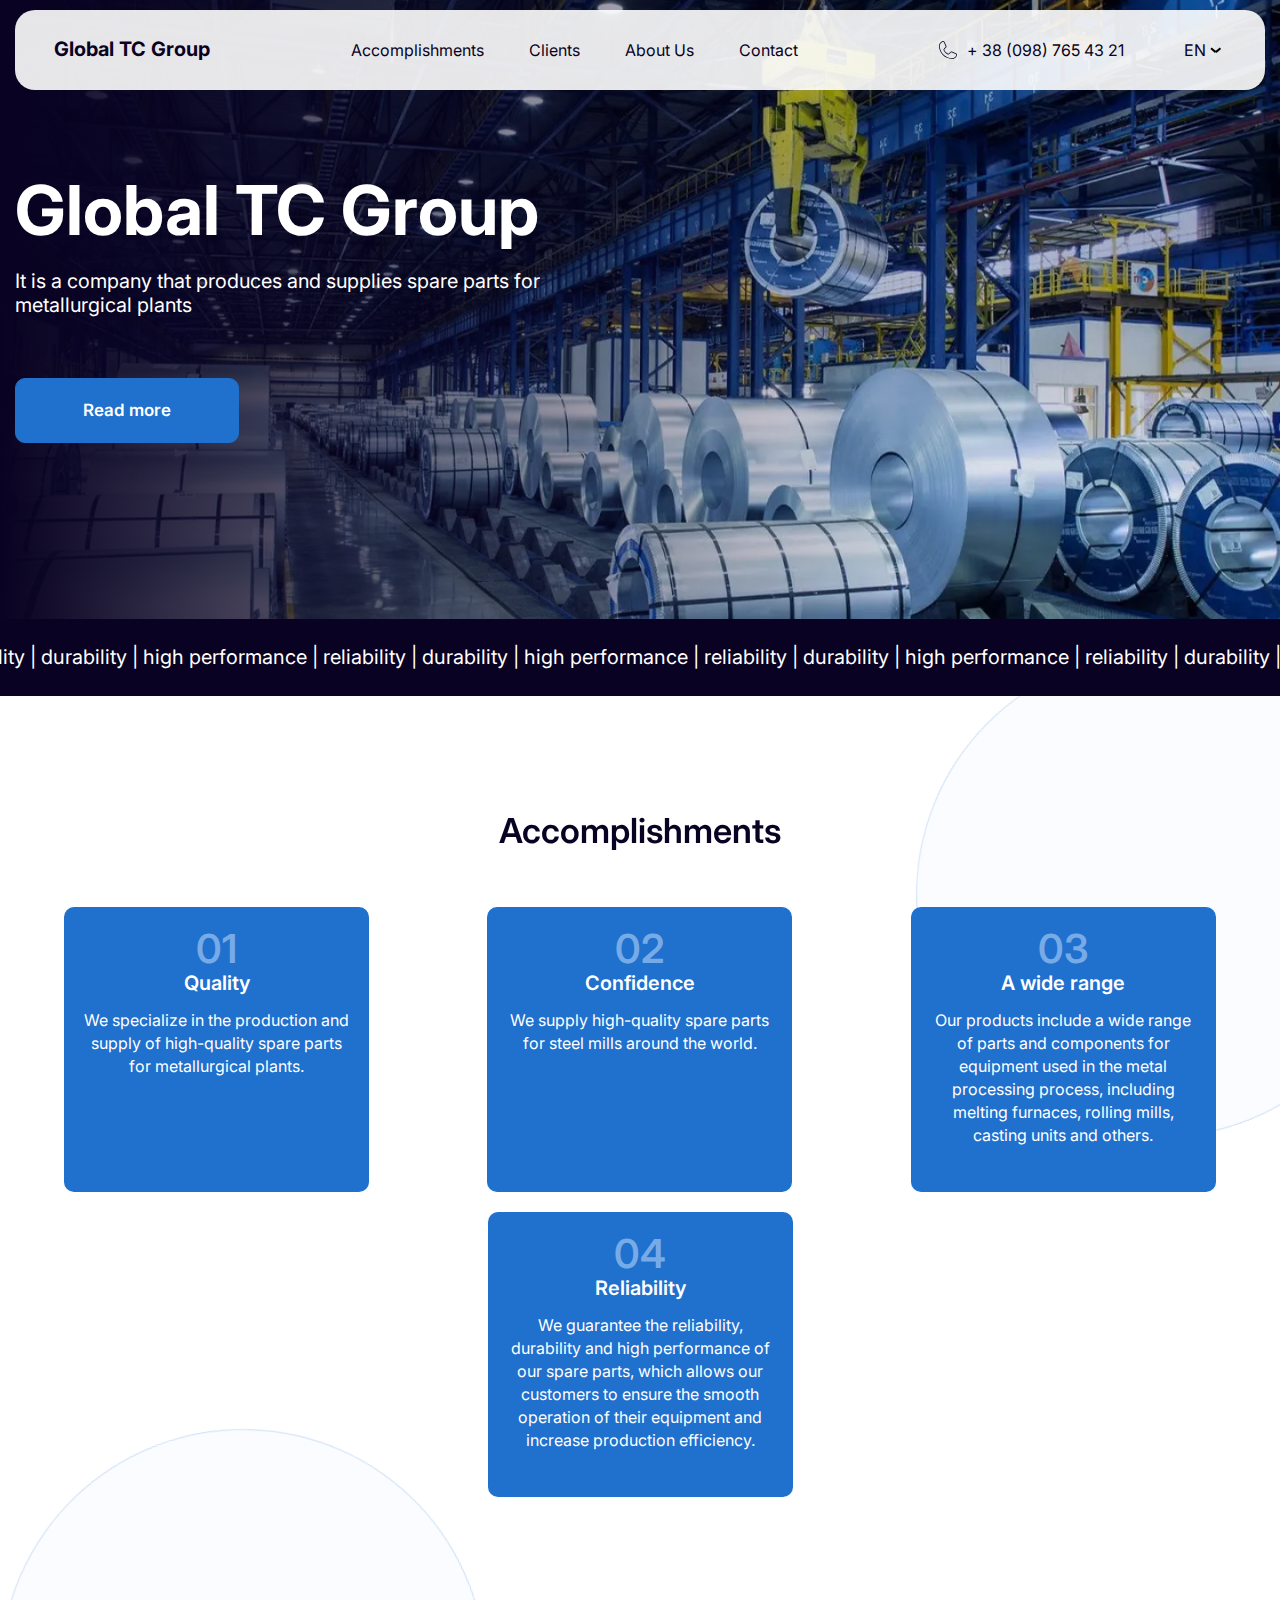
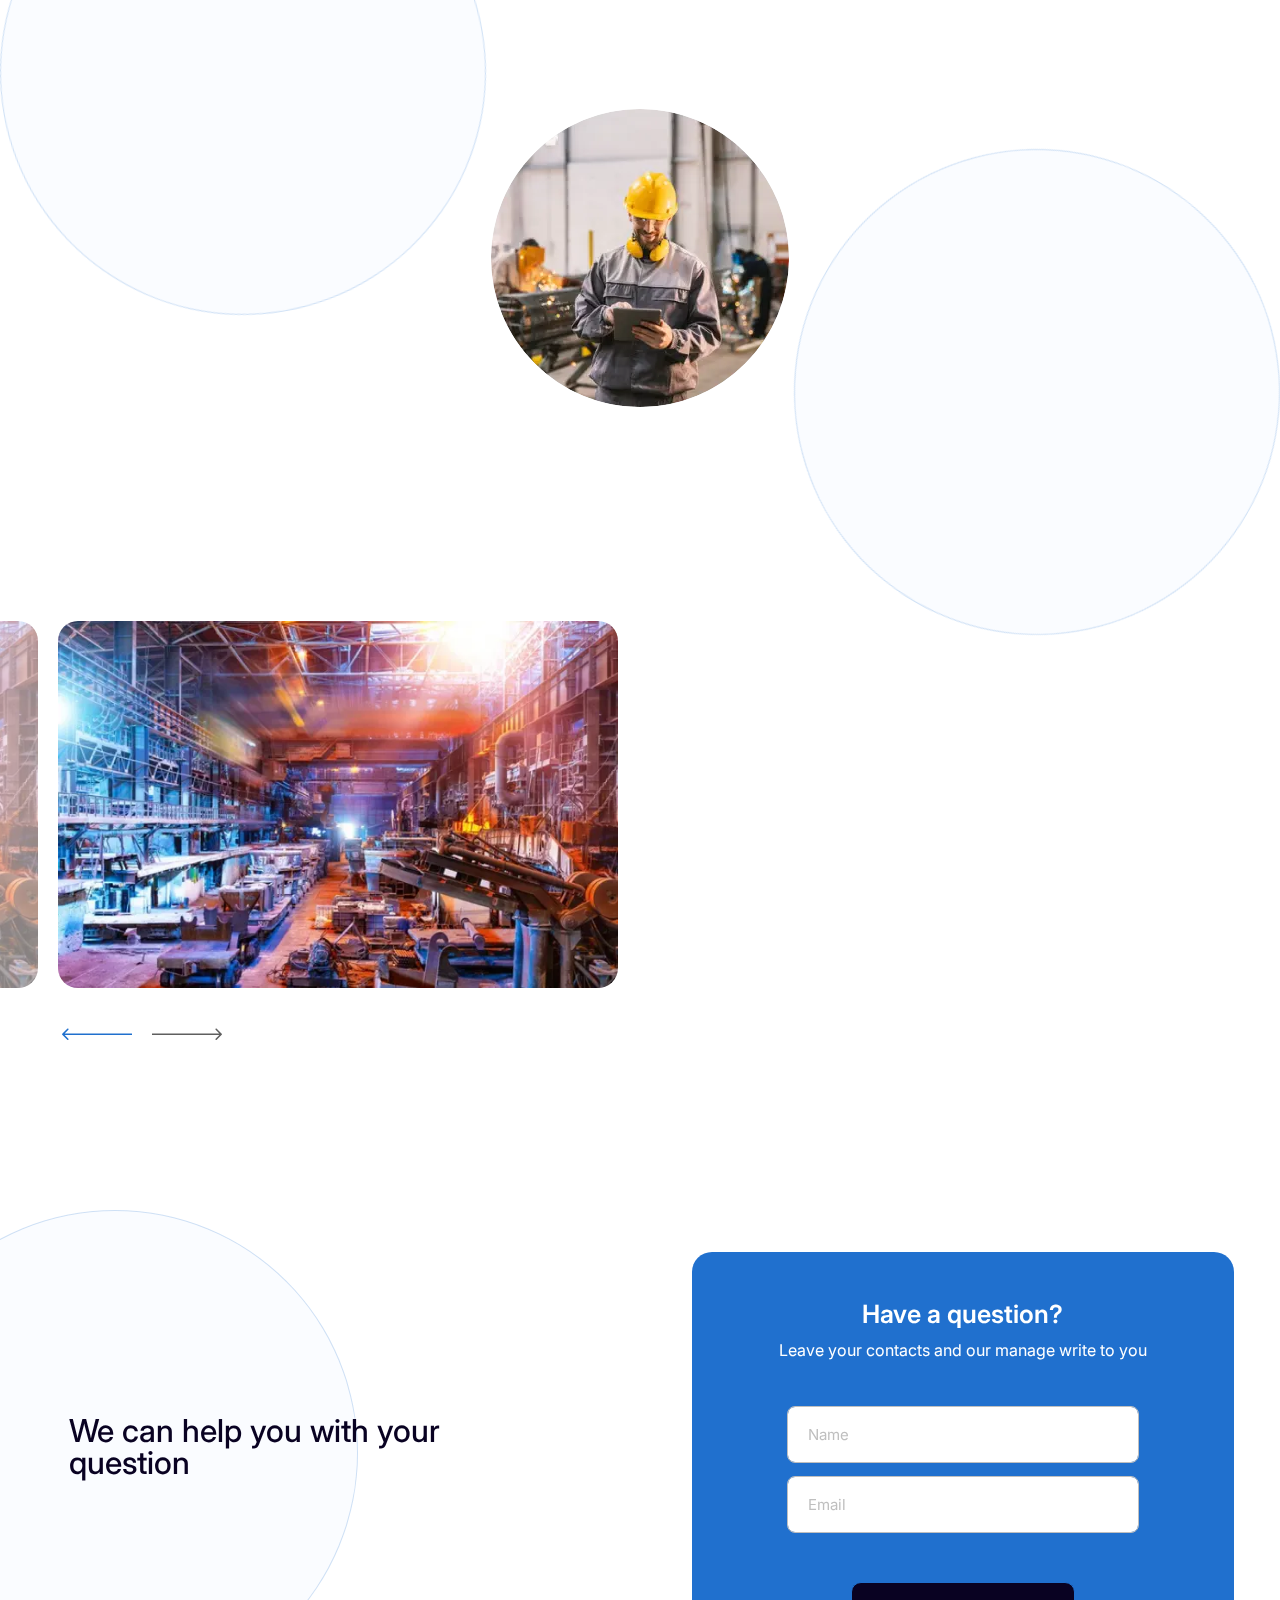
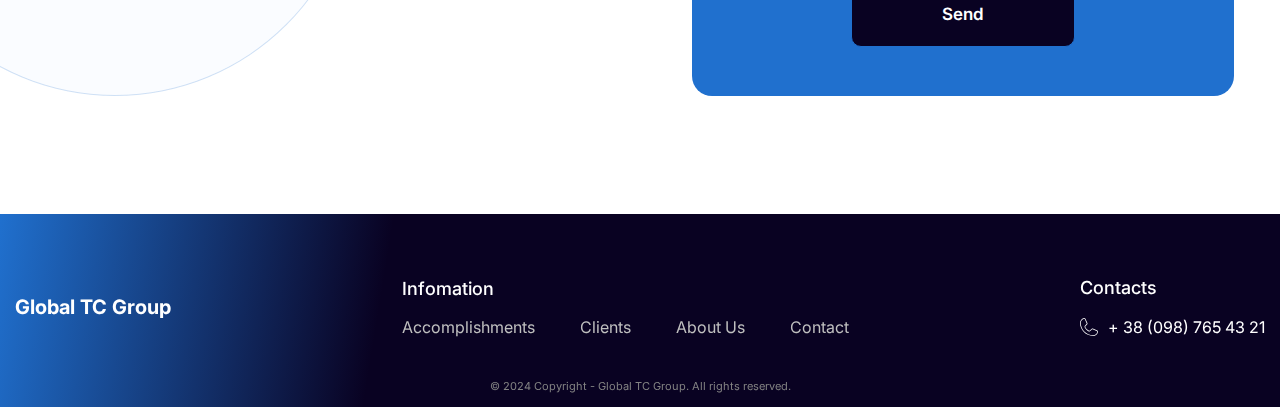
<file: index.html>
<!DOCTYPE html>
<html lang="en">

<head>
	<title>Global TC Group</title>
	<meta charset="UTF-8">
	<meta name="format-detection" content="telephone=no">
	<style>
		body {
			opacity: 0;
			transition: all .3s ease;
		}
	</style>
	<link rel="stylesheet" href="css/style.min.css?_v=20240517151817">
	<link rel="shortcut icon" href="favicon.ico">
	<!-- <meta name="robots" content="noindex, nofollow"> -->
	<meta name="viewport" content="width=device-width, initial-scale=1.0">
</head>

<body class="page-body">
	<div class="wrapper">
		<header class="header">
			<div class="header__container">
				<div class="header__wrapper">

					<div class="header__body">
						<a href="#hero" class="header__logo logo">Global TC Group</a>
						<div class="header__menu menu">
							<button type="button" class="menu__icon icon-menu"><span></span></button>
							<nav class="menu__body">
								<div class="menu__wrapper">

									<ul class="menu__list">
										<li class="menu__item"><a href="#accomplishments" class="menu__link">Accomplishments</a></li>
										<li class="menu__item"><a href="#clients" class="menu__link">Clients</a></li>
										<li class="menu__item"><a href="#about" class="menu__link">About Us</a></li>
										<li class="menu__item"><a href="#contact" class="menu__link">Contact</a></li>
									</ul>
									<div class="menu__block">
										<a href="tel:+380987654321" class="header__number number">
											<svg width="18" height="18" viewBox="0 0 18 18" fill="none" xmlns="http://www.w3.org/2000/svg">
												<path d="M17.3234 12.5746L12.8964 10.5937C12.7248 10.5194 12.5374 10.4891 12.3511 10.5054C12.1648 10.5218 11.9856 10.5843 11.8295 10.6874C11.8171 10.6953 11.8052 10.7041 11.7939 10.7137L9.46889 12.6956C9.41715 12.7271 9.35842 12.7454 9.29792 12.7489C9.23741 12.7523 9.17699 12.7407 9.12201 12.7152C7.59949 11.9802 6.02353 10.4165 5.28852 8.91176C5.26252 8.8572 5.25045 8.79704 5.2534 8.73667C5.25634 8.6763 5.27421 8.6176 5.3054 8.56582L7.29292 6.20236C7.3023 6.19111 7.31074 6.17892 7.31917 6.16673C7.42192 6.01092 7.48428 5.83199 7.50065 5.64607C7.51701 5.46016 7.48687 5.27309 7.41293 5.10172L5.42821 0.682294C5.3324 0.45846 5.16655 0.271752 4.95558 0.150206C4.7446 0.0286611 4.49989 -0.0211601 4.25819 0.00822439C3.0784 0.163776 1.99557 0.743479 1.21196 1.63906C0.428349 2.53464 -0.00245624 3.68484 1.0535e-05 4.87484C1.0535e-05 12.1124 5.88759 18 13.1252 18C14.3152 18.0025 15.4654 17.5717 16.361 16.788C17.2566 16.0044 17.8363 14.9216 17.9918 13.7418C18.021 13.5012 17.9717 13.2576 17.8512 13.0473C17.7308 12.837 17.5457 12.6712 17.3234 12.5746ZM17.2502 13.6481C17.1179 14.6472 16.6261 15.5639 15.8669 16.2269C15.1077 16.8898 14.1331 17.2535 13.1252 17.25C6.30197 17.25 0.750021 11.698 0.750021 4.87484C0.746529 3.86697 1.11024 2.89232 1.77315 2.13313C2.43607 1.37394 3.3528 0.882183 4.35194 0.749795C4.36693 0.748864 4.38196 0.748864 4.39695 0.749795C4.47093 0.750426 4.54307 0.772926 4.60429 0.814465C4.66552 0.856003 4.71309 0.914724 4.74101 0.983236L6.7201 5.40266C6.74319 5.45667 6.75327 5.51536 6.74953 5.57398C6.74578 5.6326 6.72832 5.68953 6.69854 5.74016L4.71195 8.10269C4.70258 8.11488 4.6932 8.12613 4.68476 8.13925C4.57893 8.3011 4.51659 8.4875 4.50378 8.68045C4.49098 8.87341 4.52812 9.06641 4.61164 9.24083C5.42634 10.9087 7.10636 12.5765 8.79294 13.3912C8.96855 13.4742 9.16265 13.5103 9.35635 13.496C9.55005 13.4817 9.73674 13.4175 9.89827 13.3096L9.93296 13.2834L12.2608 11.3034C12.3106 11.2729 12.3669 11.2548 12.4251 11.2504C12.4833 11.246 12.5417 11.2555 12.5955 11.278L17.0215 13.2618C17.0962 13.2929 17.1588 13.3473 17.2001 13.4169C17.2413 13.4865 17.2589 13.5676 17.2502 13.6481Z" fill="#090222" />
											</svg>
											<span>+ 38 (098) 765 43 21</span>
										</a>
										<div class="select-lang">
											<div class="select-lang__body">
												<div class="select-lang__content">
													<div class="select-lang__title">
														<p>EN</p>
													</div>
												</div>
												<div class="select-lang__wrapper">

													<div class="select-lang__items">

														<a href="./pl/" class="select-lang__item">
															PL
														</a>
													</div>
												</div>
											</div>
										</div>
									</div>
								</div>

							</nav>
						</div>
						<div class="header__block">
							<a href="tel:+380987654321" class="header__number number">
								<svg width="18" height="18" viewBox="0 0 18 18" fill="none" xmlns="http://www.w3.org/2000/svg">
									<path d="M17.3234 12.5746L12.8964 10.5937C12.7248 10.5194 12.5374 10.4891 12.3511 10.5054C12.1648 10.5218 11.9856 10.5843 11.8295 10.6874C11.8171 10.6953 11.8052 10.7041 11.7939 10.7137L9.46889 12.6956C9.41715 12.7271 9.35842 12.7454 9.29792 12.7489C9.23741 12.7523 9.17699 12.7407 9.12201 12.7152C7.59949 11.9802 6.02353 10.4165 5.28852 8.91176C5.26252 8.8572 5.25045 8.79704 5.2534 8.73667C5.25634 8.6763 5.27421 8.6176 5.3054 8.56582L7.29292 6.20236C7.3023 6.19111 7.31074 6.17892 7.31917 6.16673C7.42192 6.01092 7.48428 5.83199 7.50065 5.64607C7.51701 5.46016 7.48687 5.27309 7.41293 5.10172L5.42821 0.682294C5.3324 0.45846 5.16655 0.271752 4.95558 0.150206C4.7446 0.0286611 4.49989 -0.0211601 4.25819 0.00822439C3.0784 0.163776 1.99557 0.743479 1.21196 1.63906C0.428349 2.53464 -0.00245624 3.68484 1.0535e-05 4.87484C1.0535e-05 12.1124 5.88759 18 13.1252 18C14.3152 18.0025 15.4654 17.5717 16.361 16.788C17.2566 16.0044 17.8363 14.9216 17.9918 13.7418C18.021 13.5012 17.9717 13.2576 17.8512 13.0473C17.7308 12.837 17.5457 12.6712 17.3234 12.5746ZM17.2502 13.6481C17.1179 14.6472 16.6261 15.5639 15.8669 16.2269C15.1077 16.8898 14.1331 17.2535 13.1252 17.25C6.30197 17.25 0.750021 11.698 0.750021 4.87484C0.746529 3.86697 1.11024 2.89232 1.77315 2.13313C2.43607 1.37394 3.3528 0.882183 4.35194 0.749795C4.36693 0.748864 4.38196 0.748864 4.39695 0.749795C4.47093 0.750426 4.54307 0.772926 4.60429 0.814465C4.66552 0.856003 4.71309 0.914724 4.74101 0.983236L6.7201 5.40266C6.74319 5.45667 6.75327 5.51536 6.74953 5.57398C6.74578 5.6326 6.72832 5.68953 6.69854 5.74016L4.71195 8.10269C4.70258 8.11488 4.6932 8.12613 4.68476 8.13925C4.57893 8.3011 4.51659 8.4875 4.50378 8.68045C4.49098 8.87341 4.52812 9.06641 4.61164 9.24083C5.42634 10.9087 7.10636 12.5765 8.79294 13.3912C8.96855 13.4742 9.16265 13.5103 9.35635 13.496C9.55005 13.4817 9.73674 13.4175 9.89827 13.3096L9.93296 13.2834L12.2608 11.3034C12.3106 11.2729 12.3669 11.2548 12.4251 11.2504C12.4833 11.246 12.5417 11.2555 12.5955 11.278L17.0215 13.2618C17.0962 13.2929 17.1588 13.3473 17.2001 13.4169C17.2413 13.4865 17.2589 13.5676 17.2502 13.6481Z" fill="#090222" />
								</svg>
								<span>+ 38 (098) 765 43 21</span>
							</a>
							<div class="select-lang">
								<div class="select-lang__body">
									<div class="select-lang__content">
										<div class="select-lang__title">
											<p>EN</p>
										</div>
									</div>
									<div class="select-lang__wrapper">

										<div class="select-lang__items">
											<a href="./pl/" class="select-lang__item">
												PL
											</a>
										</div>
									</div>
								</div>
							</div>
						</div>
					</div>
				</div>
			</div>
		</header>
		<main class="page">
			<section data-watch data-watch-once id="hero" class="hero section">
				<div class="hero__bg">
					<picture><source srcset="img/hero/bg.webp" type="image/webp"><img class="ibg" src="img/hero/bg.jpg" alt="Image"></picture>
				</div>

				<div class="hero__wrapper">
					<div class="hero__container">
						<div class="hero__body">

							<div class="hero__content">
								<h1 class="hero__title">Global TC Group</h1>
								<p class="hero__text">It is a company that produces and supplies spare parts for metallurgical plants</p>
							</div>
							<a href="#accomplishments" class="hero__button button">Read more</a>
						</div>
					</div>
				</div>

			</section>
			<div class="advantages">
				<div class="advantages__wrapper js-carousel">
					<div class="advantages__item">reliability | durability | high performance |</div>
					<div class="advantages__item">reliability | durability | high performance |</div>
					<div class="advantages__item">reliability | durability | high performance |</div>
				</div>
			</div>
			<section data-watch data-watch-once id="accomplishments" class="accomplishments section">
				<div class="accomplishments__container">
					<h2 class="accomplishments__title title">Accomplishments</h2>
					<div class="accomplishments__content">
						<div class="accomplishments__item item-accomplishments">
							<div class="item-accomplishments__number">01</div>
							<h4 class="item-accomplishments__title  title--small">Quality</h4>
							<p class="item-accomplishments__text">We specialize in the production and supply of high-quality spare parts for metallurgical plants.</p>
						</div>
						<div class="accomplishments__item item-accomplishments">
							<div class="item-accomplishments__number">02</div>
							<h4 class="item-accomplishments__title  title--small">Confidence</h4>
							<p class="item-accomplishments__text">We supply high-quality spare parts for steel mills around the world.</p>
						</div>
						<div class="accomplishments__item item-accomplishments">
							<div class="item-accomplishments__number">03</div>
							<h4 class="item-accomplishments__title  title--small">A wide range</h4>
							<p class="item-accomplishments__text">Our products include a wide range of parts and components for equipment used in the metal processing process, including melting furnaces, rolling mills, casting units and others.</p>
						</div>
						<div class="accomplishments__item item-accomplishments">
							<div class="item-accomplishments__number">04</div>
							<h4 class="item-accomplishments__title  title--small">Reliability</h4>
							<p class="item-accomplishments__text">We guarantee the reliability, durability and high performance of our spare parts, which allows our customers to ensure the smooth operation of their equipment and increase production efficiency.</p>
						</div>
					</div>
				</div>
				<div data-prlx-parent class="decor">
					<div class="decor__item-wrapper">
						<div data-prlx class="decor__item"></div>
					</div>
				</div>
			</section>
			<section data-watch data-watch-once id="clients" data-watch-threshold="0.3" class="clients section">
				<div class="clients__container">
					<div class="clients__title title">Our Clients</div>
					<div class="clients__body">
						<div class="clients__column clients__column--left">
							<div class="clients__item item-clients">
								<div class="item-clients__number">
									<span>01</span>
								</div>
								<div class="item-clients__body">
									<h4 class="item-clients__title title--small">Managers and specialists</h4>
									<p class="item-clients__text">of metallurgical plants</p>
								</div>
							</div>
							<div class="clients__item item-clients">
								<div class="item-clients__number">
									<span>02</span>
								</div>
								<div class="item-clients__body">
									<h4 class="item-clients__title title--small">Engineers</h4>
									<p class="item-clients__text">who maintain equipment</p>
								</div>
							</div>

						</div>
						<div class="clients__column clients__column--right">
							<div class="clients__item item-clients">
								<div class="item-clients__number">
									<span>03</span>
								</div>
								<div class="item-clients__body">
									<h4 class="item-clients__title title--small">Buyers</h4>
									<p class="item-clients__text">responsible for keeping production lines running efficiently</p>
								</div>
							</div>
							<div class="clients__item item-clients">
								<div class="item-clients__number">
									<span>04</span>
								</div>
								<div class="item-clients__body">
									<h4 class="item-clients__title title--small">Other companies</h4>
									<p class="item-clients__text">providing them with reliable solutions for the maintenance and modernization of equipment at metallurgical enterprises.</p>
								</div>
							</div>
						</div>
						<div class="clients__image">
							<picture><source srcset="img/clients/01.webp" type="image/webp"><img src="img/clients/01.png" alt="Image"></picture>
						</div>


					</div>
				</div>
				<div data-prlx-parent class="decor">
					<div class="decor__item-wrapper">
						<div data-prlx class="decor__item"></div>
					</div>
					<div class="decor__item-wrapper">
						<div data-prlx class="decor__item"></div>
					</div>
				</div>
			</section>
			<section data-watch data-watch-once id="about" class="about section">
				<div class="about__container">
					<h2 class="about__title title">About Us</h2>
					<div class="about__body">
						<div dir="rtl" class="about__slider slider-about swiper">
							<div class="slider-about__wrapper swiper-wrapper">
								<div class="slider-about__slide swiper-slide">
									<picture><source srcset="img/about/01.webp" type="image/webp"><img src="img/about/01.jpg" alt="Image"></picture>
								</div>
								<div class="slider-about__slide swiper-slide">
									<picture><source srcset="img/about/01.webp" type="image/webp"><img src="img/about/01.jpg" alt="Image"></picture>
								</div>
								<div class="slider-about__slide swiper-slide">
									<picture><source srcset="img/about/01.webp" type="image/webp"><img src="img/about/01.jpg" alt="Image"></picture>
								</div>
							</div>
							<div class="slider-about__arrows">

								<button type="button" class="slider-about__arrow slider-about__arrow-prev">
									<svg width="89" height="16" viewBox="0 0 89 16" fill="none" xmlns="http://www.w3.org/2000/svg">
										<path d="M0.292892 7.29289C-0.0976334 7.68342 -0.0976334 8.31658 0.292892 8.70711L6.65685 15.0711C7.04738 15.4616 7.68054 15.4616 8.07107 15.0711C8.46159 14.6805 8.46159 14.0474 8.07107 13.6569L2.41422 8L8.07107 2.34315C8.46159 1.95262 8.46159 1.31946 8.07107 0.928932C7.68054 0.538408 7.04738 0.538408 6.65685 0.928932L0.292892 7.29289ZM89 7L1 7V9L89 9V7Z" fill="#2070CE" />
									</svg>

								</button>
								<button type="button" class="slider-about__arrow slider-about__arrow-next">
									<svg width="89" height="16" viewBox="0 0 89 16" fill="none" xmlns="http://www.w3.org/2000/svg">
										<path d="M0.292892 7.29289C-0.0976334 7.68342 -0.0976334 8.31658 0.292892 8.70711L6.65685 15.0711C7.04738 15.4616 7.68054 15.4616 8.07107 15.0711C8.46159 14.6805 8.46159 14.0474 8.07107 13.6569L2.41422 8L8.07107 2.34315C8.46159 1.95262 8.46159 1.31946 8.07107 0.928932C7.68054 0.538408 7.04738 0.538408 6.65685 0.928932L0.292892 7.29289ZM89 7L1 7V9L89 9V7Z" fill="#2070CE" />
									</svg>

								</button>
							</div>
						</div>
						<div class="about__content content-about">
							<h4 class="content-about__title title--small">The Global TC group company</h4>
							<p class="content-about__text">specializes in the production and supply of high-quality spare parts for steel mills around the world. Our products include a wide range of parts and components for equipment used in the metal processing process, including melting furnaces, rolling mills, casting units and others. We guarantee the reliability, durability and high performance of our spare parts, which allows our customers to ensure the smooth operation of their equipment and increase production efficiency.</p>
						</div>
					</div>
				</div>
			</section>
			<section data-watch data-watch-once id="contact" class="contact section">
				<div class="contact__container">
					<h2 class="contact__title title">Contact Us</h2>
					<div class="contact__wrapper">
						<div data-watch data-watch-threshold="0.5" class="contact__content content-contact">
							<p class="content-contact__text">We can help you with your question</p>
							<div class="content-contact__arrow arrow">
								<div class="arrow__decor"></div>
							</div>
						</div>
						<div class="contact__body body-contact">
							<div class="body-contact__block">
								<h3 class="body-contact__title">Have a question?</h3>
								<p class="body-contact__text">Leave your contacts and our manage write to you</p>
							</div>
							<form id="form" data-ajax data-popup-message="#form-message" action="files/sendmail/sendmail.php" method="POST" class="body-contact__form form-contact">
								<div class="form-contact__block">
									<input type="text" name="name" data-required placeholder="Name" class="form-contact__input input">
									<input type="email" name="email" data-required placeholder="Email" class="form-contact__input input">
								</div>
								<button type="submit" class="form-contact__button button button--secondary">Send</button>
							</form>
							<div id="form-message" class="form-message">
								<h2 class="title">Successfully!</h2>
								<p>Your message has been sent. Our manager will contact you shortly.</p>
							</div>
						</div>


					</div>
				</div>
				<div data-prlx-parent class="decor">
					<div class="decor__item-wrapper">
						<div data-prlx class="decor__item"></div>
					</div>
				</div>
			</section>
		</main>
		<footer class="footer">
			<div class="footer__container">
				<div class="footer__body">
					<a href="#hero" class="logo">Global TC Group</a>
					<nav class="footer__menu menu-footer">
						<div class="footer__title">Infomation</div>
						<ul class="menu-footer__list">
							<li class="menu__item"><a href="#accomplishments" class="menu__link">Accomplishments</a></li>
							<li class="menu__item"><a href="#clients" class="menu__link">Clients</a></li>
							<li class="menu__item"><a href="#about" class="menu__link">About Us</a></li>
							<li class="menu__item"><a href="#contact" class="menu__link">Contact</a></li>
						</ul>
					</nav>
					<div class="footer__contact">
						<div class="footer__title">Contacts</div>
						<a href="tel:+380987654321" class="footer__number number">
							<svg width="18" height="18" viewBox="0 0 18 18" fill="none" xmlns="http://www.w3.org/2000/svg">
								<path d="M17.3234 12.5746L12.8964 10.5937C12.7248 10.5194 12.5374 10.4891 12.3511 10.5054C12.1648 10.5218 11.9856 10.5843 11.8295 10.6874C11.8171 10.6953 11.8052 10.7041 11.7939 10.7137L9.46889 12.6956C9.41715 12.7271 9.35842 12.7454 9.29792 12.7489C9.23741 12.7523 9.17699 12.7407 9.12201 12.7152C7.59949 11.9802 6.02353 10.4165 5.28852 8.91176C5.26252 8.8572 5.25045 8.79704 5.2534 8.73667C5.25634 8.6763 5.27421 8.6176 5.3054 8.56582L7.29292 6.20236C7.3023 6.19111 7.31074 6.17892 7.31917 6.16673C7.42192 6.01092 7.48428 5.83199 7.50065 5.64607C7.51701 5.46016 7.48687 5.27309 7.41293 5.10172L5.42821 0.682294C5.3324 0.45846 5.16655 0.271752 4.95558 0.150206C4.7446 0.0286611 4.49989 -0.0211601 4.25819 0.00822439C3.0784 0.163776 1.99557 0.743479 1.21196 1.63906C0.428349 2.53464 -0.00245624 3.68484 1.0535e-05 4.87484C1.0535e-05 12.1124 5.88759 18 13.1252 18C14.3152 18.0025 15.4654 17.5717 16.361 16.788C17.2566 16.0044 17.8363 14.9216 17.9918 13.7418C18.021 13.5012 17.9717 13.2576 17.8512 13.0473C17.7308 12.837 17.5457 12.6712 17.3234 12.5746ZM17.2502 13.6481C17.1179 14.6472 16.6261 15.5639 15.8669 16.2269C15.1077 16.8898 14.1331 17.2535 13.1252 17.25C6.30197 17.25 0.750021 11.698 0.750021 4.87484C0.746529 3.86697 1.11024 2.89232 1.77315 2.13313C2.43607 1.37394 3.3528 0.882183 4.35194 0.749795C4.36693 0.748864 4.38196 0.748864 4.39695 0.749795C4.47093 0.750426 4.54307 0.772926 4.60429 0.814465C4.66552 0.856003 4.71309 0.914724 4.74101 0.983236L6.7201 5.40266C6.74319 5.45667 6.75327 5.51536 6.74953 5.57398C6.74578 5.6326 6.72832 5.68953 6.69854 5.74016L4.71195 8.10269C4.70258 8.11488 4.6932 8.12613 4.68476 8.13925C4.57893 8.3011 4.51659 8.4875 4.50378 8.68045C4.49098 8.87341 4.52812 9.06641 4.61164 9.24083C5.42634 10.9087 7.10636 12.5765 8.79294 13.3912C8.96855 13.4742 9.16265 13.5103 9.35635 13.496C9.55005 13.4817 9.73674 13.4175 9.89827 13.3096L9.93296 13.2834L12.2608 11.3034C12.3106 11.2729 12.3669 11.2548 12.4251 11.2504C12.4833 11.246 12.5417 11.2555 12.5955 11.278L17.0215 13.2618C17.0962 13.2929 17.1588 13.3473 17.2001 13.4169C17.2413 13.4865 17.2589 13.5676 17.2502 13.6481Z" fill="#fff" />
							</svg>
							<span>+ 38 (098) 765 43 21</span>
						</a>
					</div>
				</div>
				<div class="footer__copy">© 2024 Copyright - Global TC Group. All rights reserved.</div>
			</div>
		</footer>
	</div>
	<script src="js/app.min.js?_v=20240517151817"></script>

</body>

</html>
</file>
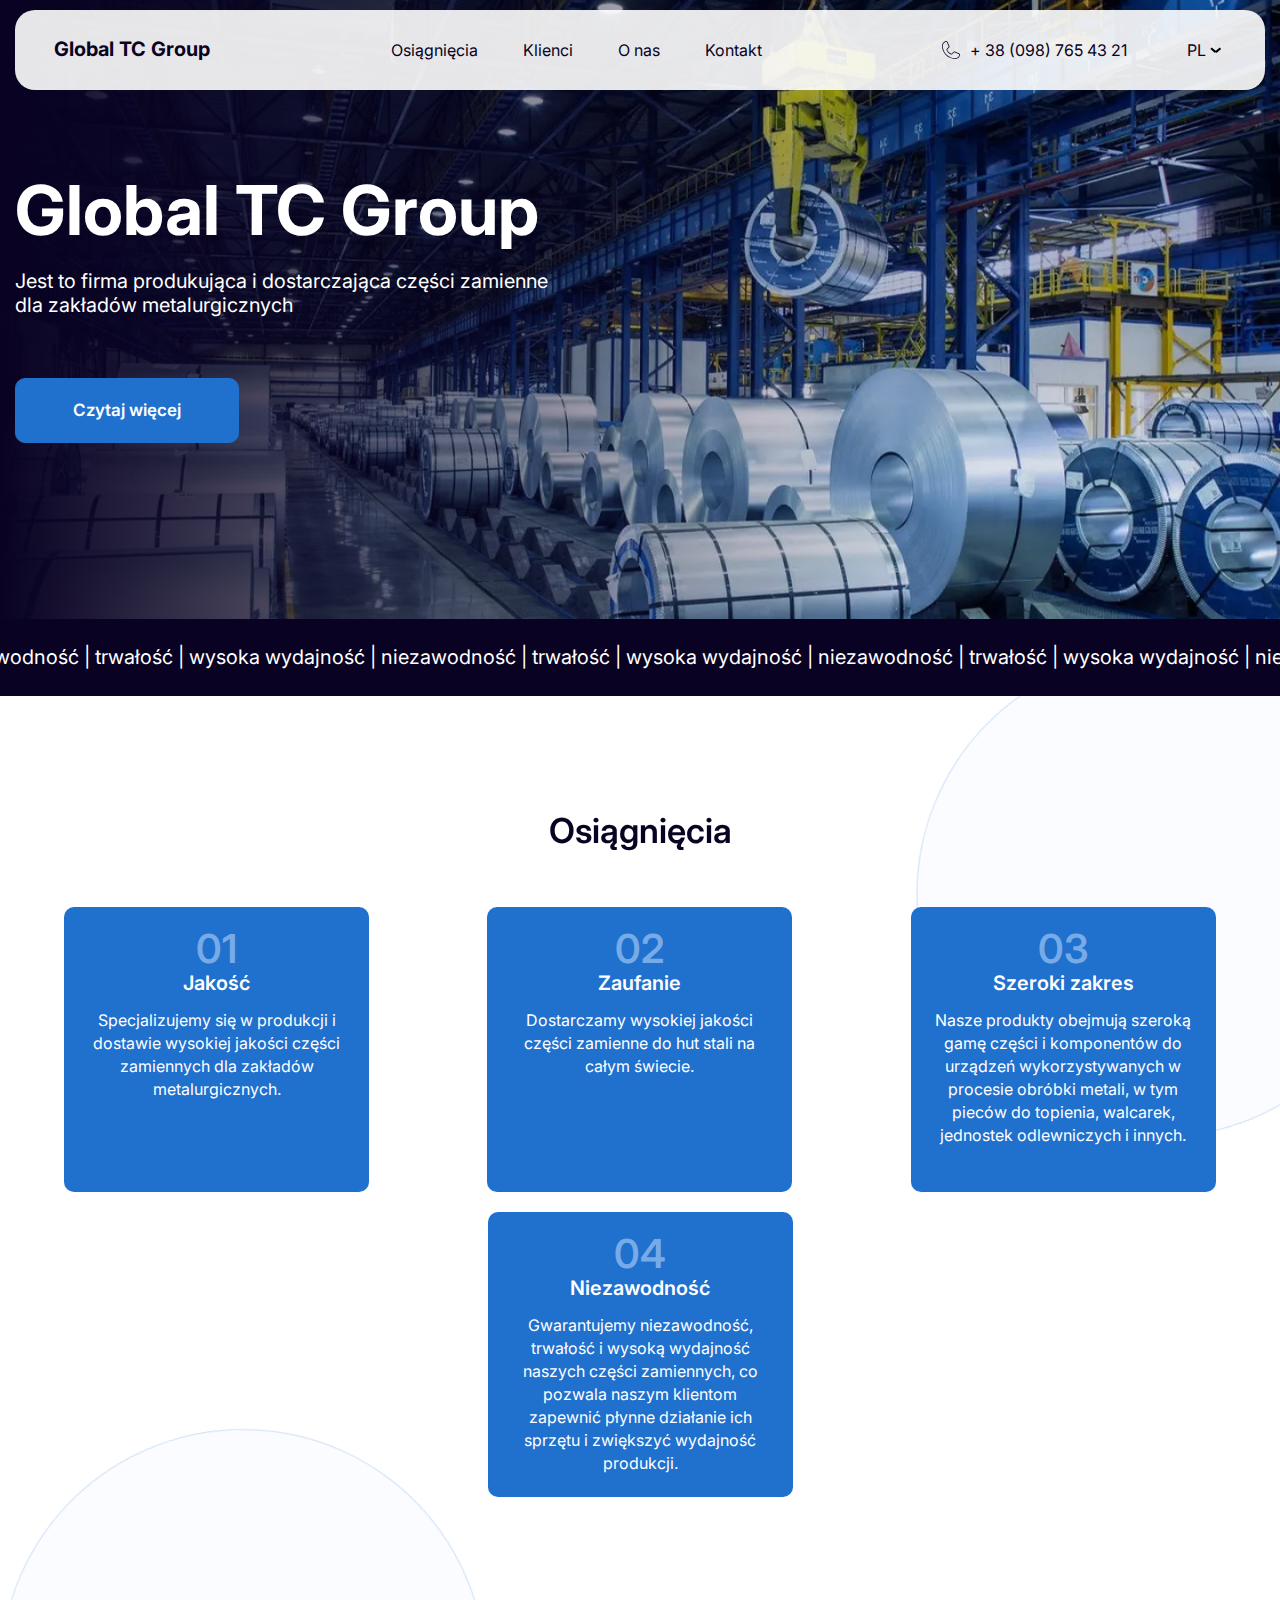
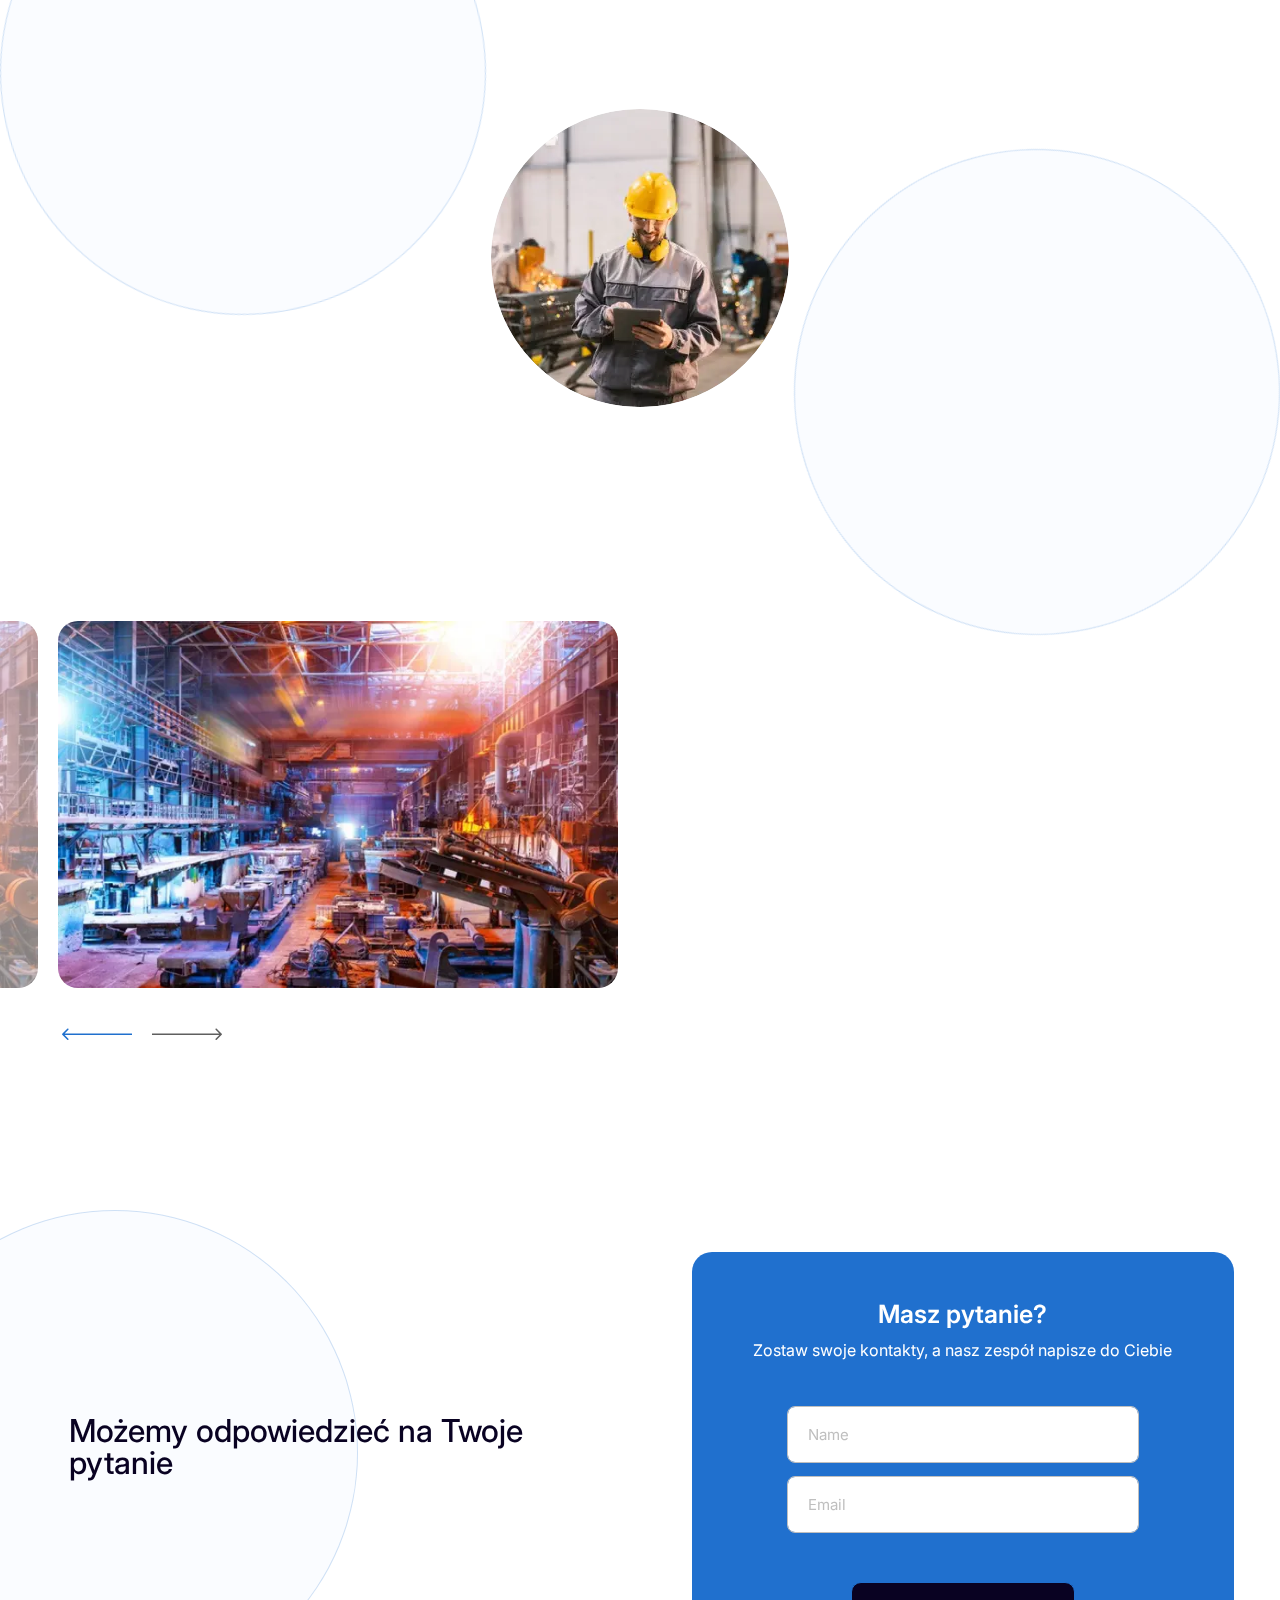
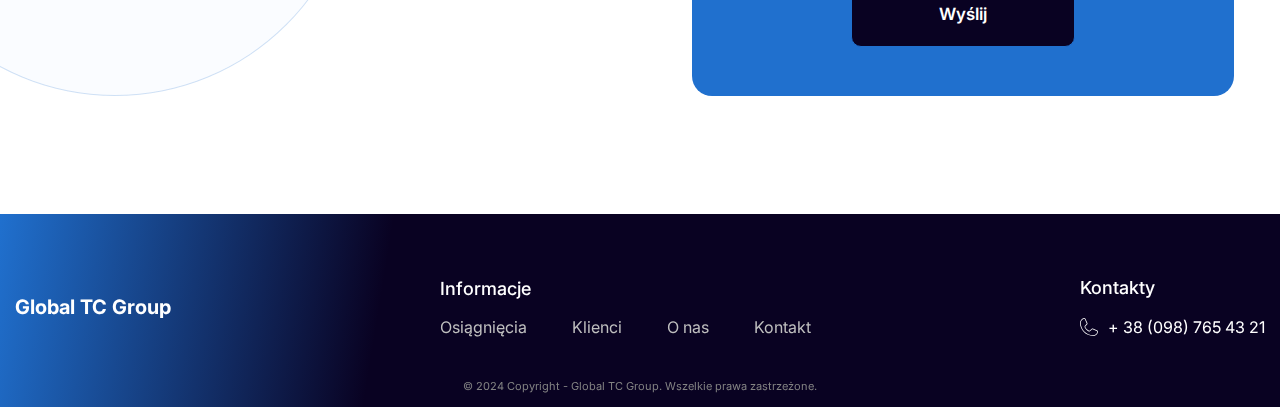
<file: pl/index.html>
<!DOCTYPE html>
<html lang="pl">

<head>
	<title>Global TC Group</title>
	<meta charset="UTF-8">
	<meta name="format-detection" content="telephone=no">
	<style>
		body {
			opacity: 0;
			transition: all .3s ease;
		}
	</style>
	<link rel="stylesheet" href="../css/style.min.css?_v=20240517151817">
	
	<link rel="shortcut icon" href="../favicon.ico">
	<!-- <meta name="robots" content="noindex, nofollow"> -->
	<meta name="viewport" content="width=device-width, initial-scale=1.0">
</head>

<body class="page-body">
	<div class="wrapper">
		<header class="header">
			<div class="header__container">
				<div class="header__wrapper">

					<div class="header__body">
						<a href="#hero" class="header__logo logo">Global TC Group</a>
						<div class="header__menu menu">
							<button type="button" class="menu__icon icon-menu"><span></span></button>
							<nav class="menu__body">
								<div class="menu__wrapper">

									<ul class="menu__list">
										<li class="menu__item"><a href="#accomplishments" class="menu__link">Osiągnięcia</a></li>
										<li class="menu__item"><a href="#clients" class="menu__link">Klienci</a></li>
										<li class="menu__item"><a href="#about" class="menu__link">O nas</a></li>
										<li class="menu__item"><a href="#contact" class="menu__link">Kontakt</a></li>
									</ul>
									<div class="menu__block">
										<a href="tel:+380987654321" class="header__number number">
											<svg width="18" height="18" viewBox="0 0 18 18" fill="none" xmlns="http://www.w3.org/2000/svg">
												<path d="M17.3234 12.5746L12.8964 10.5937C12.7248 10.5194 12.5374 10.4891 12.3511 10.5054C12.1648 10.5218 11.9856 10.5843 11.8295 10.6874C11.8171 10.6953 11.8052 10.7041 11.7939 10.7137L9.46889 12.6956C9.41715 12.7271 9.35842 12.7454 9.29792 12.7489C9.23741 12.7523 9.17699 12.7407 9.12201 12.7152C7.59949 11.9802 6.02353 10.4165 5.28852 8.91176C5.26252 8.8572 5.25045 8.79704 5.2534 8.73667C5.25634 8.6763 5.27421 8.6176 5.3054 8.56582L7.29292 6.20236C7.3023 6.19111 7.31074 6.17892 7.31917 6.16673C7.42192 6.01092 7.48428 5.83199 7.50065 5.64607C7.51701 5.46016 7.48687 5.27309 7.41293 5.10172L5.42821 0.682294C5.3324 0.45846 5.16655 0.271752 4.95558 0.150206C4.7446 0.0286611 4.49989 -0.0211601 4.25819 0.00822439C3.0784 0.163776 1.99557 0.743479 1.21196 1.63906C0.428349 2.53464 -0.00245624 3.68484 1.0535e-05 4.87484C1.0535e-05 12.1124 5.88759 18 13.1252 18C14.3152 18.0025 15.4654 17.5717 16.361 16.788C17.2566 16.0044 17.8363 14.9216 17.9918 13.7418C18.021 13.5012 17.9717 13.2576 17.8512 13.0473C17.7308 12.837 17.5457 12.6712 17.3234 12.5746ZM17.2502 13.6481C17.1179 14.6472 16.6261 15.5639 15.8669 16.2269C15.1077 16.8898 14.1331 17.2535 13.1252 17.25C6.30197 17.25 0.750021 11.698 0.750021 4.87484C0.746529 3.86697 1.11024 2.89232 1.77315 2.13313C2.43607 1.37394 3.3528 0.882183 4.35194 0.749795C4.36693 0.748864 4.38196 0.748864 4.39695 0.749795C4.47093 0.750426 4.54307 0.772926 4.60429 0.814465C4.66552 0.856003 4.71309 0.914724 4.74101 0.983236L6.7201 5.40266C6.74319 5.45667 6.75327 5.51536 6.74953 5.57398C6.74578 5.6326 6.72832 5.68953 6.69854 5.74016L4.71195 8.10269C4.70258 8.11488 4.6932 8.12613 4.68476 8.13925C4.57893 8.3011 4.51659 8.4875 4.50378 8.68045C4.49098 8.87341 4.52812 9.06641 4.61164 9.24083C5.42634 10.9087 7.10636 12.5765 8.79294 13.3912C8.96855 13.4742 9.16265 13.5103 9.35635 13.496C9.55005 13.4817 9.73674 13.4175 9.89827 13.3096L9.93296 13.2834L12.2608 11.3034C12.3106 11.2729 12.3669 11.2548 12.4251 11.2504C12.4833 11.246 12.5417 11.2555 12.5955 11.278L17.0215 13.2618C17.0962 13.2929 17.1588 13.3473 17.2001 13.4169C17.2413 13.4865 17.2589 13.5676 17.2502 13.6481Z" fill="#090222" />
											</svg>
											<span>+ 38 (098) 765 43 21</span>
										</a>
										<div class="select-lang">
											<div class="select-lang__body">
												<div class="select-lang__content">
													<div class="select-lang__title">
														<p>PL</p>
													</div>
												</div>
												<div class="select-lang__wrapper">

													<div class="select-lang__items">
														<a href="../" class="select-lang__item">
															EN
														</a>

													</div>
												</div>
											</div>
										</div>
									</div>
								</div>

							</nav>
						</div>
						<div class="header__block">
							<a href="tel:+380987654321" class="header__number number">
								<svg width="18" height="18" viewBox="0 0 18 18" fill="none" xmlns="http://www.w3.org/2000/svg">
									<path d="M17.3234 12.5746L12.8964 10.5937C12.7248 10.5194 12.5374 10.4891 12.3511 10.5054C12.1648 10.5218 11.9856 10.5843 11.8295 10.6874C11.8171 10.6953 11.8052 10.7041 11.7939 10.7137L9.46889 12.6956C9.41715 12.7271 9.35842 12.7454 9.29792 12.7489C9.23741 12.7523 9.17699 12.7407 9.12201 12.7152C7.59949 11.9802 6.02353 10.4165 5.28852 8.91176C5.26252 8.8572 5.25045 8.79704 5.2534 8.73667C5.25634 8.6763 5.27421 8.6176 5.3054 8.56582L7.29292 6.20236C7.3023 6.19111 7.31074 6.17892 7.31917 6.16673C7.42192 6.01092 7.48428 5.83199 7.50065 5.64607C7.51701 5.46016 7.48687 5.27309 7.41293 5.10172L5.42821 0.682294C5.3324 0.45846 5.16655 0.271752 4.95558 0.150206C4.7446 0.0286611 4.49989 -0.0211601 4.25819 0.00822439C3.0784 0.163776 1.99557 0.743479 1.21196 1.63906C0.428349 2.53464 -0.00245624 3.68484 1.0535e-05 4.87484C1.0535e-05 12.1124 5.88759 18 13.1252 18C14.3152 18.0025 15.4654 17.5717 16.361 16.788C17.2566 16.0044 17.8363 14.9216 17.9918 13.7418C18.021 13.5012 17.9717 13.2576 17.8512 13.0473C17.7308 12.837 17.5457 12.6712 17.3234 12.5746ZM17.2502 13.6481C17.1179 14.6472 16.6261 15.5639 15.8669 16.2269C15.1077 16.8898 14.1331 17.2535 13.1252 17.25C6.30197 17.25 0.750021 11.698 0.750021 4.87484C0.746529 3.86697 1.11024 2.89232 1.77315 2.13313C2.43607 1.37394 3.3528 0.882183 4.35194 0.749795C4.36693 0.748864 4.38196 0.748864 4.39695 0.749795C4.47093 0.750426 4.54307 0.772926 4.60429 0.814465C4.66552 0.856003 4.71309 0.914724 4.74101 0.983236L6.7201 5.40266C6.74319 5.45667 6.75327 5.51536 6.74953 5.57398C6.74578 5.6326 6.72832 5.68953 6.69854 5.74016L4.71195 8.10269C4.70258 8.11488 4.6932 8.12613 4.68476 8.13925C4.57893 8.3011 4.51659 8.4875 4.50378 8.68045C4.49098 8.87341 4.52812 9.06641 4.61164 9.24083C5.42634 10.9087 7.10636 12.5765 8.79294 13.3912C8.96855 13.4742 9.16265 13.5103 9.35635 13.496C9.55005 13.4817 9.73674 13.4175 9.89827 13.3096L9.93296 13.2834L12.2608 11.3034C12.3106 11.2729 12.3669 11.2548 12.4251 11.2504C12.4833 11.246 12.5417 11.2555 12.5955 11.278L17.0215 13.2618C17.0962 13.2929 17.1588 13.3473 17.2001 13.4169C17.2413 13.4865 17.2589 13.5676 17.2502 13.6481Z" fill="#090222" />
								</svg>
								<span>+ 38 (098) 765 43 21</span>
							</a>
							<div class="select-lang">
								<div class="select-lang__body">
									<div class="select-lang__content">
										<div class="select-lang__title">
											<p>PL</p>
										</div>
									</div>
									<div class="select-lang__wrapper">

										<div class="select-lang__items">
											<a href="../" class="select-lang__item">
												EN
											</a>

										</div>
									</div>
								</div>
							</div>
						</div>
					</div>
				</div>
			</div>
		</header>
		<main class="page">
			<section data-watch data-watch-once id="hero" class="hero section">
				<div class="hero__bg">
					<picture><source srcset="../img/hero/bg.webp" type="image/webp"><img class="ibg" src="../img/hero/bg.jpg" alt="Image"></picture>
				</div>

				<div class="hero__wrapper">
					<div class="hero__container">
						<div class="hero__body">

							<div class="hero__content">
								<h1 class="hero__title">Global TC Group</h1>
								<p class="hero__text">Jest to firma produkująca i dostarczająca części zamienne dla zakładów metalurgicznych</p>
							</div>
							<a href="#accomplishments" class="hero__button button">Czytaj więcej</a>
						</div>
					</div>
				</div>

			</section>
			<div class="advantages">
				<div class="advantages__wrapper js-carousel">
					<div class="advantages__item">niezawodność | trwałość | wysoka wydajność |</div>
					<div class="advantages__item">niezawodność | trwałość | wysoka wydajność |</div>
					<div class="advantages__item">niezawodność | trwałość | wysoka wydajność |</div>
				</div>
			</div>
			<section data-watch data-watch-once id="accomplishments" class="accomplishments section">
				<div class="accomplishments__container">
					<h2 class="accomplishments__title title">Osiągnięcia</h2>
					<div class="accomplishments__content">
						<div class="accomplishments__item item-accomplishments">
							<div class="item-accomplishments__number">01</div>
							<h4 class="item-accomplishments__title  title--small">Jakość</h4>
							<p class="item-accomplishments__text">Specjalizujemy się w produkcji i dostawie wysokiej jakości części zamiennych dla zakładów metalurgicznych.</p>
						</div>
						<div class="accomplishments__item item-accomplishments">
							<div class="item-accomplishments__number">02</div>
							<h4 class="item-accomplishments__title  title--small">Zaufanie</h4>
							<p class="item-accomplishments__text">Dostarczamy wysokiej jakości części zamienne do hut stali na całym świecie.</p>
						</div>
						<div class="accomplishments__item item-accomplishments">
							<div class="item-accomplishments__number">03</div>
							<h4 class="item-accomplishments__title  title--small">Szeroki zakres</h4>
							<p class="item-accomplishments__text">Nasze produkty obejmują szeroką gamę części i komponentów do urządzeń wykorzystywanych w procesie obróbki metali, w tym pieców do topienia, walcarek, jednostek odlewniczych i innych.</p>
						</div>
						<div class="accomplishments__item item-accomplishments">
							<div class="item-accomplishments__number">04</div>
							<h4 class="item-accomplishments__title  title--small">Niezawodność</h4>
							<p class="item-accomplishments__text">Gwarantujemy niezawodność, trwałość i wysoką wydajność naszych części zamiennych, co pozwala naszym klientom zapewnić płynne działanie ich sprzętu i zwiększyć wydajność produkcji.</p>
						</div>
					</div>
				</div>
				<div data-prlx-parent class="decor">
					<div class="decor__item-wrapper">
						<div data-prlx class="decor__item"></div>
					</div>
				</div>
			</section>
			<section data-watch data-watch-once id="clients" data-watch-threshold="0.3" class="clients section">
				<div class="clients__container">
					<div class="clients__title title">Nasi klienci</div>
					<div class="clients__body">
						<div class="clients__column clients__column--left">
							<div class="clients__item item-clients">
								<div class="item-clients__number">
									<span>01</span>
								</div>
								<div class="item-clients__body">
									<h4 class="item-clients__title title--small">Menedżerowie i specjaliści</h4>
									<p class="item-clients__text">zakładów metalurgicznych</p>
								</div>
							</div>
							<div class="clients__item item-clients">
								<div class="item-clients__number">
									<span>02</span>
								</div>
								<div class="item-clients__body">
									<h4 class="item-clients__title title--small">Inżynierowie</h4>
									<p class="item-clients__text">którzy konserwują sprzęt</p>
								</div>
							</div>

						</div>
						<div class="clients__column clients__column--right">
							<div class="clients__item item-clients">
								<div class="item-clients__number">
									<span>03</span>
								</div>
								<div class="item-clients__body">
									<h4 class="item-clients__title title--small">Kupujący</h4>
									<p class="item-clients__text">odpowiedzialny za utrzymanie wydajnej pracy linii produkcyjnych</p>
								</div>
							</div>
							<div class="clients__item item-clients">
								<div class="item-clients__number">
									<span>04</span>
								</div>
								<div class="item-clients__body">
									<h4 class="item-clients__title title--small">Inne firmy</h4>
									<p class="item-clients__text">zapewniając im niezawodne rozwiązania w zakresie konserwacji i modernizacji sprzętu w przedsiębiorstwach metalurgicznych.</p>
								</div>
							</div>
						</div>
						<div class="clients__image">
							<picture><source srcset="../img/clients/01.webp" type="image/webp"><img src="../img/clients/01.png" alt="Image"></picture>
						</div>


					</div>
				</div>
				<div data-prlx-parent class="decor">
					<div class="decor__item-wrapper">
						<div data-prlx class="decor__item"></div>
					</div>
					<div class="decor__item-wrapper">
						<div data-prlx class="decor__item"></div>
					</div>
				</div>
			</section>
			<section data-watch data-watch-once id="about" class="about section">
				<div class="about__container">
					<h2 class="about__title title">O nas</h2>
					<div class="about__body">
						<div dir="rtl" class="about__slider slider-about swiper">
							<div class="slider-about__wrapper swiper-wrapper">
								<div class="slider-about__slide swiper-slide">
									<picture><source srcset="../img/about/01.webp" type="image/webp"><img src="../img/about/01.jpg" alt="Image"></picture>
								</div>
								<div class="slider-about__slide swiper-slide">
									<picture><source srcset="../img/about/01.webp" type="image/webp"><img src="../img/about/01.jpg" alt="Image"></picture>
								</div>
								<div class="slider-about__slide swiper-slide">
									<picture><source srcset="../img/about/01.webp" type="image/webp"><img src="../img/about/01.jpg" alt="Image"></picture>
								</div>
							</div>
							<div class="slider-about__arrows">

								<button type="button" class="slider-about__arrow slider-about__arrow-prev">
									<svg width="89" height="16" viewBox="0 0 89 16" fill="none" xmlns="http://www.w3.org/2000/svg">
										<path d="M0.292892 7.29289C-0.0976334 7.68342 -0.0976334 8.31658 0.292892 8.70711L6.65685 15.0711C7.04738 15.4616 7.68054 15.4616 8.07107 15.0711C8.46159 14.6805 8.46159 14.0474 8.07107 13.6569L2.41422 8L8.07107 2.34315C8.46159 1.95262 8.46159 1.31946 8.07107 0.928932C7.68054 0.538408 7.04738 0.538408 6.65685 0.928932L0.292892 7.29289ZM89 7L1 7V9L89 9V7Z" fill="#2070CE" />
									</svg>

								</button>
								<button type="button" class="slider-about__arrow slider-about__arrow-next">
									<svg width="89" height="16" viewBox="0 0 89 16" fill="none" xmlns="http://www.w3.org/2000/svg">
										<path d="M0.292892 7.29289C-0.0976334 7.68342 -0.0976334 8.31658 0.292892 8.70711L6.65685 15.0711C7.04738 15.4616 7.68054 15.4616 8.07107 15.0711C8.46159 14.6805 8.46159 14.0474 8.07107 13.6569L2.41422 8L8.07107 2.34315C8.46159 1.95262 8.46159 1.31946 8.07107 0.928932C7.68054 0.538408 7.04738 0.538408 6.65685 0.928932L0.292892 7.29289ZM89 7L1 7V9L89 9V7Z" fill="#2070CE" />
									</svg>

								</button>
							</div>
						</div>
						<div class="about__content content-about">
							<h4 class="content-about__title title--small">The Global TC group company</h4>
							<p class="content-about__text">specjalizuje się w produkcji i dostawie wysokiej jakości części zamiennych dla hut stali na całym świecie. Nasze produkty obejmują szeroką gamę części i komponentów do urządzeń wykorzystywanych w procesie obróbki metali, w tym pieców do topienia, walcarek, jednostek odlewniczych i innych. Gwarantujemy niezawodność, trwałość i wysoką wydajność naszych części zamiennych, co pozwala naszym klientom zapewnić płynne działanie ich sprzętu i zwiększyć wydajność produkcji.</p>
						</div>
					</div>
				</div>
			</section>
			<section data-watch data-watch-once id="contact" class="contact section">
				<div class="contact__container">
					<h2 class="contact__title title">Kontakt</h2>
					<div class="contact__wrapper">
						<div data-watch data-watch-threshold="0.5" class="contact__content content-contact">
							<p class="content-contact__text">Możemy odpowiedzieć na Twoje pytanie</p>
							<div class="content-contact__arrow arrow">
								<div class="arrow__decor"></div>
							</div>
						</div>
						<div class="contact__body body-contact">
							<div class="body-contact__block">
								<h3 class="body-contact__title">Masz pytanie?</h3>
								<p class="body-contact__text">Zostaw swoje kontakty, a nasz zespół napisze do Ciebie</p>
							</div>
							<form id="form" data-ajax data-popup-message="#form-message" action="../files/sendmail/sendmail.php" method="POST" class="body-contact__form form-contact">
								<div class="form-contact__block">
									<input type="text" name="name" data-required placeholder="Name" class="form-contact__input input">
									<input type="email" name="email" data-required placeholder="Email" class="form-contact__input input">
								</div>
								<button type="submit" class="form-contact__button button button--secondary">Wyślij</button>
							</form>
							<div id="form-message" class="form-message">
								<h2 class="title">Udało się!</h2>
								<p>Wiadomość została wysłana. Nasz menedżer wkrótce się z Tobą skontaktuje.</p>
							</div>
						</div>


					</div>
				</div>
				<div data-prlx-parent class="decor">
					<div class="decor__item-wrapper">
						<div data-prlx class="decor__item"></div>
					</div>
				</div>
			</section>
		</main>
		<footer class="footer">
			<div class="footer__container">
				<div class="footer__body">
					<a href="#hero" class="logo">Global TC Group</a>
					<nav class="footer__menu menu-footer">
						<div class="footer__title">Informacje</div>
						<ul class="menu-footer__list">
							<li class="menu__item"><a href="#accomplishments" class="menu__link">Osiągnięcia</a></li>
							<li class="menu__item"><a href="#clients" class="menu__link">Klienci</a></li>
							<li class="menu__item"><a href="#about" class="menu__link">O nas</a></li>
							<li class="menu__item"><a href="#contact" class="menu__link">Kontakt</a></li>
						</ul>
					</nav>
					<div class="footer__contact">
						<div class="footer__title">Kontakty</div>
						<a href="tel:+380987654321" class="footer__number number">
							<svg width="18" height="18" viewBox="0 0 18 18" fill="none" xmlns="http://www.w3.org/2000/svg">
								<path d="M17.3234 12.5746L12.8964 10.5937C12.7248 10.5194 12.5374 10.4891 12.3511 10.5054C12.1648 10.5218 11.9856 10.5843 11.8295 10.6874C11.8171 10.6953 11.8052 10.7041 11.7939 10.7137L9.46889 12.6956C9.41715 12.7271 9.35842 12.7454 9.29792 12.7489C9.23741 12.7523 9.17699 12.7407 9.12201 12.7152C7.59949 11.9802 6.02353 10.4165 5.28852 8.91176C5.26252 8.8572 5.25045 8.79704 5.2534 8.73667C5.25634 8.6763 5.27421 8.6176 5.3054 8.56582L7.29292 6.20236C7.3023 6.19111 7.31074 6.17892 7.31917 6.16673C7.42192 6.01092 7.48428 5.83199 7.50065 5.64607C7.51701 5.46016 7.48687 5.27309 7.41293 5.10172L5.42821 0.682294C5.3324 0.45846 5.16655 0.271752 4.95558 0.150206C4.7446 0.0286611 4.49989 -0.0211601 4.25819 0.00822439C3.0784 0.163776 1.99557 0.743479 1.21196 1.63906C0.428349 2.53464 -0.00245624 3.68484 1.0535e-05 4.87484C1.0535e-05 12.1124 5.88759 18 13.1252 18C14.3152 18.0025 15.4654 17.5717 16.361 16.788C17.2566 16.0044 17.8363 14.9216 17.9918 13.7418C18.021 13.5012 17.9717 13.2576 17.8512 13.0473C17.7308 12.837 17.5457 12.6712 17.3234 12.5746ZM17.2502 13.6481C17.1179 14.6472 16.6261 15.5639 15.8669 16.2269C15.1077 16.8898 14.1331 17.2535 13.1252 17.25C6.30197 17.25 0.750021 11.698 0.750021 4.87484C0.746529 3.86697 1.11024 2.89232 1.77315 2.13313C2.43607 1.37394 3.3528 0.882183 4.35194 0.749795C4.36693 0.748864 4.38196 0.748864 4.39695 0.749795C4.47093 0.750426 4.54307 0.772926 4.60429 0.814465C4.66552 0.856003 4.71309 0.914724 4.74101 0.983236L6.7201 5.40266C6.74319 5.45667 6.75327 5.51536 6.74953 5.57398C6.74578 5.6326 6.72832 5.68953 6.69854 5.74016L4.71195 8.10269C4.70258 8.11488 4.6932 8.12613 4.68476 8.13925C4.57893 8.3011 4.51659 8.4875 4.50378 8.68045C4.49098 8.87341 4.52812 9.06641 4.61164 9.24083C5.42634 10.9087 7.10636 12.5765 8.79294 13.3912C8.96855 13.4742 9.16265 13.5103 9.35635 13.496C9.55005 13.4817 9.73674 13.4175 9.89827 13.3096L9.93296 13.2834L12.2608 11.3034C12.3106 11.2729 12.3669 11.2548 12.4251 11.2504C12.4833 11.246 12.5417 11.2555 12.5955 11.278L17.0215 13.2618C17.0962 13.2929 17.1588 13.3473 17.2001 13.4169C17.2413 13.4865 17.2589 13.5676 17.2502 13.6481Z" fill="#fff" />
							</svg>
							<span>+ 38 (098) 765 43 21</span>
						</a>
					</div>
				</div>
				<div class="footer__copy">© 2024 Copyright - Global TC Group. Wszelkie prawa zastrzeżone.</div>
			</div>
		</footer>
	</div>
	<script src="../js/app.min.js?_v=20240517151817"></script>

</body>

</html>
</file>
<file: css/style.min.css>
@charset "UTF-8";@import url(https://fonts.googleapis.com/css?family=Inter:300,regular,600,700&display=swap);:root{--primary:#FFFFFF;--blue-transparent:rgba(32, 113, 206, 0.2);--blue:#2070CE;--black:#090222}*{padding:0;margin:0;border:0}*,::after,::before{-webkit-box-sizing:border-box;box-sizing:border-box}::after,::before{display:inline-block}body,html{height:100%;min-width:320px}body{color:#090222;line-height:1;font-family:Inter;font-size:1rem;-ms-text-size-adjust:100%;-moz-text-size-adjust:100%;-webkit-text-size-adjust:100%;-webkit-font-smoothing:antialiased;-moz-osx-font-smoothing:grayscale}button,input,textarea{font-family:Inter;font-size:inherit;line-height:inherit}button{cursor:pointer;color:inherit;background-color:transparent}a{display:inline-block;color:inherit;text-decoration:none}ul li{list-style:none}img{vertical-align:top}h1,h2,h3,h4,h5,h6{font-weight:inherit;font-size:inherit}.lock body{overflow:hidden;-ms-touch-action:none;touch-action:none;-ms-scroll-chaining:none;overscroll-behavior:none}.loaded body{opacity:1}.loaded body .hero__title{-webkit-transform:scale(1);-ms-transform:scale(1);transform:scale(1)}html{scroll-behavior:smooth}::-webkit-scrollbar{background:0 0;width:8px}::-webkit-scrollbar-track{background:0 0}::-webkit-scrollbar-thumb{background-color:var(--blue);border-radius:20px}.wrapper{min-height:100%;display:-webkit-box;display:-ms-flexbox;display:flex;-webkit-box-orient:vertical;-webkit-box-direction:normal;-ms-flex-direction:column;flex-direction:column;overflow:hidden}@supports (overflow:clip){.wrapper{overflow:clip}}.wrapper>main{-webkit-box-flex:1;-ms-flex:1 1 auto;flex:1 1 auto}.wrapper>*{min-width:0}[class*=__container]{max-width:81.875rem;margin:0 auto;padding:0 .9375rem}.button{display:-webkit-inline-box;display:-ms-inline-flexbox;display:inline-flex;-webkit-box-align:center;-ms-flex-align:center;align-items:center;-webkit-box-pack:center;-ms-flex-pack:center;justify-content:center;text-align:center;padding:.3125rem;border-radius:.625rem;background-color:var(--blue);width:100%;height:4.0625rem;max-width:14rem;color:#fff;border:1px solid var(--blue);-webkit-transition:all .3s ease;transition:all .3s ease;font-size:1.0625rem;font-weight:600}.button--fw{width:100%}.button--secondary{background-color:#090222}input[type=email],input[type=tel],input[type=text],textarea{-webkit-appearance:none;-moz-appearance:none;appearance:none}.input{border-radius:.4375rem;width:100%;display:block;padding:5px 20px;outline:1px solid #bfbfbf;-webkit-transition:all .3s ease;transition:all .3s ease;font-size:.9375rem;height:3.4375rem}.input._form-error{outline:1px solid #bc0606;color:#bc0606}.input::-webkit-input-placeholder{color:#bfbfbf}.input::-moz-placeholder{color:#bfbfbf}.input:-ms-input-placeholder{color:#bfbfbf}.input::-ms-input-placeholder{color:#bfbfbf}.input::placeholder{color:#bfbfbf}.input[placeholder]:not([data-placeholder-nohiden])::-webkit-input-placeholder{-webkit-transition:opacity .3s;transition:opacity .3s}.input[placeholder]:not([data-placeholder-nohiden])::-moz-placeholder{-moz-transition:opacity .3s;transition:opacity .3s}.input[placeholder]:not([data-placeholder-nohiden]):-ms-input-placeholder{-ms-transition:opacity .3s;transition:opacity .3s}.input[placeholder]:not([data-placeholder-nohiden])::-ms-input-placeholder{-ms-transition:opacity .3s;transition:opacity .3s}.input[placeholder]:not([data-placeholder-nohiden])::placeholder{-webkit-transition:opacity .3s;transition:opacity .3s}.input[placeholder]:not([data-placeholder-nohiden]):focus::-webkit-input-placeholder{opacity:0}.input[placeholder]:not([data-placeholder-nohiden]):focus::-moz-placeholder{opacity:0}.input[placeholder]:not([data-placeholder-nohiden]):focus:-ms-input-placeholder{opacity:0}.input[placeholder]:not([data-placeholder-nohiden]):focus::-ms-input-placeholder{opacity:0}.input[placeholder]:not([data-placeholder-nohiden]):focus::placeholder{opacity:0}textarea.input{resize:none;padding:0 0}.menu__block{display:-webkit-box;display:-ms-flexbox;display:flex;-webkit-box-orient:vertical;-webkit-box-direction:normal;-ms-flex-direction:column;flex-direction:column;gap:2.5rem}.menu__block .select-lang__wrapper{position:relative;top:0}.menu__list{display:-webkit-box;display:-ms-flexbox;display:flex;-webkit-box-align:center;-ms-flex-align:center;align-items:center;gap:2.8125rem}.menu__link{position:relative;-webkit-transition:all .3s ease;transition:all .3s ease}.menu__link::after{content:"";position:absolute;display:block;width:0;height:.125rem;left:0;right:0;margin:0 auto;background-color:var(--blue);-webkit-transition:all .3s ease;transition:all .3s ease;border-radius:1.25rem}.icon-menu{display:none}.ibg{width:100%;height:100%;-o-object-fit:cover;object-fit:cover}.ibg--top{-o-object-position:top;object-position:top}.ibg--bottom{-o-object-position:bottom;object-position:bottom}.ibg--left{-o-object-position:left;object-position:left}.ibg--right{-o-object-position:right;object-position:right}.ibg--contain{-o-object-fit:contain;object-fit:contain}.title{text-align:center;font-weight:600;-webkit-transform:scale(0);-ms-transform:scale(0);transform:scale(0);-webkit-transition:all 1s ease;transition:all 1s ease}.title--small{font-weight:600}.logo{font-weight:700;text-wrap:nowrap;-webkit-transition:all .5s ease;transition:all .5s ease}.number{display:-webkit-box;display:-ms-flexbox;display:flex;-webkit-box-align:center;-ms-flex-align:center;align-items:center;gap:.625rem;-webkit-transition:all .3s ease;transition:all .3s ease;text-wrap:nowrap}.number svg{width:1.125rem;height:1.125rem}.number svg *{-webkit-transition:all .3s ease;transition:all .3s ease}.select-lang{position:relative;z-index:99}.select-lang__body{position:relative;height:-webkit-fit-content;height:-moz-fit-content;height:fit-content;width:-webkit-fit-content;width:-moz-fit-content;width:fit-content;line-height:118.75%}.select-lang__body.active .select-lang__content::after{width:100%!important}.select-lang__body.active .select-lang__title::before{-webkit-transform:translateX(-75%) rotate(-40deg);-ms-transform:translateX(-75%) rotate(-40deg);transform:translateX(-75%) rotate(-40deg)}.select-lang__body.active .select-lang__title::after{-webkit-transform:rotate(40deg);-ms-transform:rotate(40deg);transform:rotate(40deg)}.select-lang__body.active .select-lang__wrapper{pointer-events:all!important}.select-lang__body.active .select-lang__items{-webkit-transform:translate(0)!important;-ms-transform:translate(0)!important;transform:translate(0)!important}.select-lang__content{position:relative}.select-lang__content::after{content:"";position:absolute;bottom:0;left:0;width:0;height:1px;background-color:#000;-webkit-transition:all .3s ease;transition:all .3s ease}.select-lang__title{cursor:pointer;position:relative;z-index:2;padding-right:1.25rem;padding-left:.625rem;display:-webkit-box;display:-ms-flexbox;display:flex;-webkit-box-align:center;-ms-flex-align:center;align-items:center;gap:.625rem;-webkit-transition:all .3s ease;transition:all .3s ease}.select-lang__title picture{display:-webkit-box;display:-ms-flexbox;display:flex;-webkit-box-align:center;-ms-flex-align:center;align-items:center}.select-lang__title img{width:20px;height:10px;-o-object-fit:cover;object-fit:cover}.select-lang__title::after,.select-lang__title::before{content:"";position:absolute;right:5px;top:50%;background-color:#000;height:1.5px;width:6px;-webkit-transition:all .3s ease;transition:all .3s ease}.select-lang__title::before{-webkit-transform:translate(-75%,-50%) rotate(40deg);-ms-transform:translate(-75%,-50%) rotate(40deg);transform:translate(-75%,-50%) rotate(40deg)}.select-lang__title::after{-webkit-transform:translate(0,-50%) rotate(-40deg);-ms-transform:translate(0,-50%) rotate(-40deg);transform:translate(0,-50%) rotate(-40deg)}.select-lang__wrapper{overflow:hidden;position:relative;z-index:99;width:100%;height:-webkit-fit-content;height:-moz-fit-content;height:fit-content;top:100%;left:50%;-webkit-transform:translate(-50%,0);-ms-transform:translate(-50%,0);transform:translate(-50%,0);pointer-events:none;-webkit-transition:all .3s ease;transition:all .3s ease;position:absolute}.select-lang__items{width:100%;height:-webkit-fit-content;height:-moz-fit-content;height:fit-content;background-color:rgba(255,255,255,.9);border-radius:0 0 6px 6px;padding-top:.5rem;padding-bottom:.5rem;display:-ms-grid;display:grid;-webkit-box-pack:center;-ms-flex-pack:center;justify-content:center;gap:.5rem;-webkit-transition:all .3s ease;transition:all .3s ease;-webkit-transform:translate(0,-100%);-ms-transform:translate(0,-100%);transform:translate(0,-100%);z-index:2}.select-lang__item{position:relative;z-index:2;cursor:pointer;-webkit-transition:all .3s ease;transition:all .3s ease;padding-right:1.25rem;padding-left:.625rem}.decor{position:absolute;width:100%;height:100%;top:0;left:0;z-index:-1;display:-webkit-box;display:-ms-flexbox;display:flex}.decor__item-wrapper{position:relative;aspect-ratio:1/1;width:100%;height:100%;max-width:360px;max-height:360px}.decor__item{position:relative;border-radius:50%;width:100%;height:100%;background:rgba(150,198,255,.0509803922);border:1px solid rgba(32,112,206,.2)}.section._watcher-view .title{-webkit-transform:scale(1);-ms-transform:scale(1);transform:scale(1)}.accomplishments._watcher-view .item-accomplishments:nth-of-type(1),.accomplishments._watcher-view .item-accomplishments:nth-of-type(2),.accomplishments._watcher-view .item-accomplishments:nth-of-type(3),.accomplishments._watcher-view .item-accomplishments:nth-of-type(4){-webkit-transform:translate(0)!important;-ms-transform:translate(0)!important;transform:translate(0)!important;-webkit-transition:all .5s ease;transition:all .5s ease}.header{position:absolute;width:100%;height:-webkit-fit-content;height:-moz-fit-content;height:fit-content;top:10px;left:0;z-index:999}.header__wrapper{height:5rem;border-radius:1.25rem;background-color:rgba(255,255,255,.9)}.header__body{width:100%;height:100%;padding:.3125rem 0;display:-webkit-box;display:-ms-flexbox;display:flex;-webkit-box-align:center;-ms-flex-align:center;align-items:center;-webkit-box-pack:justify;-ms-flex-pack:justify;justify-content:space-between;gap:1.25rem}.header__block{display:-webkit-box;display:-ms-flexbox;display:flex;-webkit-box-align:center;-ms-flex-align:center;align-items:center;gap:3.125rem}.footer{background-color:var(--black);padding-top:4.0625rem;padding-bottom:.9375rem;position:relative}.footer::before{content:"";position:absolute;width:100%;height:100%;max-height:200px;top:0;left:0;background:-webkit-gradient(linear,left top,left bottom,from(#2070ce),color-stop(83.76%,rgba(115,115,115,0)));background:linear-gradient(180deg,#2070ce 0,rgba(115,115,115,0) 83.76%)}.footer__container{position:relative;z-index:2;display:-webkit-box;display:-ms-flexbox;display:flex;-webkit-box-orient:vertical;-webkit-box-direction:normal;-ms-flex-direction:column;flex-direction:column}.footer__body{display:-webkit-box;display:-ms-flexbox;display:flex;-webkit-box-orient:vertical;-webkit-box-direction:normal;-ms-flex-direction:column;flex-direction:column;-webkit-box-align:center;-ms-flex-align:center;align-items:center;color:#fff;text-align:center}.footer__title{font-weight:500;font-size:1.125rem}.footer__copy{text-align:center;font-size:.6875rem;color:#838383}.menu-footer__list{display:-webkit-box;display:-ms-flexbox;display:flex;-webkit-box-orient:vertical;-webkit-box-direction:normal;-ms-flex-direction:column;flex-direction:column;-webkit-box-pack:center;-ms-flex-pack:center;justify-content:center;-ms-flex-wrap:wrap;flex-wrap:wrap;-webkit-box-align:center;-ms-flex-align:center;align-items:center;color:#bfbfbf}.hero{position:relative}.hero__bg{width:100%;height:100%}.hero__bg img{min-height:37.5rem}.hero__wrapper{position:absolute;width:100%;height:100%;top:0;left:0;display:-webkit-box;display:-ms-flexbox;display:flex;-webkit-box-align:center;-ms-flex-align:center;align-items:center;-webkit-box-pack:start;-ms-flex-pack:start;justify-content:start;background:-webkit-gradient(linear,left top,right top,from(#090222),color-stop(77%,rgba(115,115,115,0)));background:linear-gradient(90deg,#090222 0,rgba(115,115,115,0) 77%)}.hero__container{width:100%;height:100%;display:-webkit-box;display:-ms-flexbox;display:flex;-webkit-box-align:center;-ms-flex-align:center;align-items:center;-webkit-box-pack:start;-ms-flex-pack:start;justify-content:start}.hero__body{position:relative;display:-webkit-box;display:-ms-flexbox;display:flex;-webkit-box-orient:vertical;-webkit-box-direction:normal;-ms-flex-direction:column;flex-direction:column;gap:3.75rem;max-width:90%}.hero__content{display:-webkit-box;display:-ms-flexbox;display:flex;-webkit-box-orient:vertical;-webkit-box-direction:normal;-ms-flex-direction:column;flex-direction:column;gap:1.5625rem;color:#fff}.hero__title{font-weight:700;-webkit-transform:scale(0);-ms-transform:scale(0);transform:scale(0);-webkit-transition:all 1s ease .5s;transition:all 1s ease .5s}.hero__text{line-height:120%}.advantages{width:100%;overflow:hidden;background-color:var(--black);height:4.8125rem}.advantages__wrapper{display:-webkit-box;display:-ms-flexbox;display:flex;-webkit-box-align:center;-ms-flex-align:center;align-items:center;height:100%;width:100%}.advantages__item{padding-right:.3125rem;color:#fff;font-size:1.25rem;white-space:nowrap}.accomplishments{overflow:hidden;position:relative}.accomplishments._watcher-view .item-accomplishments:nth-of-type(1){-webkit-transition-delay:.2s;transition-delay:.2s}.accomplishments._watcher-view .item-accomplishments:nth-of-type(2){-webkit-transition-delay:.4s;transition-delay:.4s}.accomplishments._watcher-view .item-accomplishments:nth-of-type(3){-webkit-transition-delay:.6s;transition-delay:.6s}.accomplishments._watcher-view .item-accomplishments:nth-of-type(4){-webkit-transition-delay:.8s;transition-delay:.8s}.accomplishments .decor{-webkit-box-pack:end;-ms-flex-pack:end;justify-content:end}.accomplishments .decor__item-wrapper{-webkit-transform:rotate(-110deg);-ms-transform:rotate(-110deg);transform:rotate(-110deg)}.accomplishments__content{display:-webkit-box;display:-ms-flexbox;display:flex;-ms-flex-wrap:wrap;flex-wrap:wrap;-webkit-box-align:stretch;-ms-flex-align:stretch;align-items:stretch;-webkit-box-pack:justify;-ms-flex-pack:justify;justify-content:space-between;gap:1.25rem}.accomplishments__item{-webkit-transform:translateY(200%);-ms-transform:translateY(200%);transform:translateY(200%)}.item-accomplishments{margin:0 auto;color:#fff;width:19.0625rem;border-radius:.625rem;background-color:var(--blue);display:-webkit-box;display:-ms-flexbox;display:flex;-webkit-box-orient:vertical;-webkit-box-direction:normal;-ms-flex-direction:column;flex-direction:column;-webkit-box-pack:start;-ms-flex-pack:start;justify-content:start;-webkit-box-align:center;-ms-flex-align:center;align-items:center;text-align:center;padding:1.375rem 1.125rem;min-height:17.8125rem}.item-accomplishments__number{font-size:2.5rem;font-weight:600;color:#77abe7}.item-accomplishments__number:not(:last-child){margin-bottom:.3125rem}.item-accomplishments__title:not(:last-child){margin-bottom:.9375rem}.item-accomplishments__text{line-height:143.75%}.clients{position:relative}.clients._watcher-view .item-clients:nth-of-type(1){-webkit-transform:translate(0)!important;-ms-transform:translate(0)!important;transform:translate(0)!important;-webkit-transition-delay:.5s;transition-delay:.5s}.clients._watcher-view .item-clients:nth-of-type(2){-webkit-transform:translate(0)!important;-ms-transform:translate(0)!important;transform:translate(0)!important;-webkit-transition-delay:1s;transition-delay:1s}.clients._watcher-view .item-clients:nth-of-type(3){-webkit-transform:translate(0)!important;-ms-transform:translate(0)!important;transform:translate(0)!important;-webkit-transition-delay:1.5s;transition-delay:1.5s}.clients._watcher-view .item-clients:nth-of-type(4){-webkit-transform:translate(0)!important;-ms-transform:translate(0)!important;transform:translate(0)!important;-webkit-transition-delay:2s;transition-delay:2s}.clients .decor{-webkit-box-pack:justify;-ms-flex-pack:justify;justify-content:space-between}.clients .decor__item-wrapper:first-child{-webkit-transform:rotate(-10deg);-ms-transform:rotate(-10deg);transform:rotate(-10deg);margin-top:-10%}.clients .decor__item-wrapper:last-child{margin-top:15%;-webkit-transform:rotate(30deg);-ms-transform:rotate(30deg);transform:rotate(30deg)}.clients__body{position:relative;display:-webkit-box;display:-ms-flexbox;display:flex;-webkit-box-pack:center;-ms-flex-pack:center;justify-content:center;-webkit-box-orient:vertical;-webkit-box-direction:normal;-ms-flex-direction:column;flex-direction:column;-webkit-box-align:center;-ms-flex-align:center;align-items:center;min-height:18.75rem}.clients__column{display:-webkit-box;display:-ms-flexbox;display:flex;-webkit-box-orient:vertical;-webkit-box-direction:normal;-ms-flex-direction:column;flex-direction:column;-webkit-box-pack:justify;-ms-flex-pack:justify;justify-content:space-between;width:100%;max-width:25.1875rem}.clients__column--left .item-clients{-webkit-transform:translateX(-300%);-ms-transform:translateX(-300%);transform:translateX(-300%)}.clients__column--right .item-clients{-webkit-transform:translateX(300%);-ms-transform:translateX(300%);transform:translateX(300%)}.clients__image{width:18.625rem;height:18.625rem;border-radius:50%;overflow:hidden;aspect-ratio:1/1}.clients__image img{width:100%;height:100%;-o-object-fit:cover;object-fit:cover}.item-clients{-webkit-transition:all 1s ease;transition:all 1s ease;display:-webkit-box;display:-ms-flexbox;display:flex;-webkit-box-align:center;-ms-flex-align:center;align-items:center;gap:.625rem;max-width:25.1875rem}.item-clients__number{border-radius:50%;-webkit-box-flex:0;-ms-flex:0 0 3.8125rem;flex:0 0 3.8125rem;width:3.8125rem;height:3.8125rem;display:-webkit-box;display:-ms-flexbox;display:flex;-webkit-box-align:center;-ms-flex-align:center;align-items:center;-webkit-box-pack:center;-ms-flex-pack:center;justify-content:center;font-size:1.5625rem;font-weight:600;background-color:var(--blue-transparent)}.item-clients__body{display:-webkit-box;display:-ms-flexbox;display:flex;-webkit-box-orient:vertical;-webkit-box-direction:normal;-ms-flex-direction:column;flex-direction:column;gap:.3125rem}.item-clients__text{line-height:125%}.about._watcher-view .content-about{-webkit-transform:translate(0);-ms-transform:translate(0);transform:translate(0)}.about__body{display:-ms-grid;display:grid;-webkit-box-align:center;-ms-flex-align:center;align-items:center;gap:1.875rem}.slider-about{display:-webkit-box;display:-ms-flexbox;display:flex;-webkit-box-orient:vertical;-webkit-box-direction:normal;-ms-flex-direction:column;flex-direction:column;gap:2.5rem}.slider-about__slide{border-radius:1.25rem;overflow:hidden;opacity:.5;-webkit-transition:all .3s ease;transition:all .3s ease;cursor:pointer}.slider-about__slide img{width:100%;height:100%;-o-object-fit:cover;object-fit:cover}.slider-about__slide.swiper-slide-active{opacity:1}.slider-about__arrows{display:-webkit-box;display:-ms-flexbox;display:flex;gap:3.125rem;-webkit-box-align:center;-ms-flex-align:center;align-items:center;-webkit-box-pack:center;-ms-flex-pack:center;justify-content:center}.slider-about__arrow{display:-webkit-box;display:-ms-flexbox;display:flex;-webkit-box-align:center;-ms-flex-align:center;align-items:center;-ms-grid-column-align:center;justify-self:center;width:4.375rem}.slider-about__arrow svg{width:100%;height:100%}.slider-about__arrow svg *{-webkit-transition:all .3s ease;transition:all .3s ease}.slider-about__arrow.swiper-button-disabled svg *{fill:#5f5f5f}.slider-about__arrow-prev{-webkit-transform:rotate(180deg);-ms-transform:rotate(180deg);transform:rotate(180deg)}.content-about{-webkit-transform:translateX(200%);-ms-transform:translateX(200%);transform:translateX(200%);-webkit-transition:all 1s ease .3s;transition:all 1s ease .3s;max-width:33.875rem}.content-about__title{width:-webkit-fit-content;width:-moz-fit-content;width:fit-content;padding-right:1.875rem;padding-bottom:.9375rem;border-bottom:2px solid var(--blue)}.content-about__text{padding-top:.9375rem;line-height:175%}.contact{position:relative}.contact .decor{-webkit-box-align:end;-ms-flex-align:end;align-items:end}.contact .decor__item-wrapper{margin-left:-10%;-webkit-transform:rotate(90deg);-ms-transform:rotate(90deg);transform:rotate(90deg)}.contact__wrapper{position:relative;display:-ms-grid;display:grid;-ms-grid-columns:auto;grid-template-columns:auto;gap:2.5rem;-webkit-box-align:center;-ms-flex-align:center;align-items:center}.content-contact{margin:0 auto;display:-webkit-box;display:-ms-flexbox;display:flex;-webkit-box-orient:vertical;-webkit-box-direction:normal;-ms-flex-direction:column;flex-direction:column;max-width:31.125rem;width:100%}.content-contact._watcher-view .arrow__decor{width:100%}.content-contact__text{font-weight:500}.content-contact__arrow{width:100%;-webkit-transition:all .3s ease;transition:all .3s ease;display:-webkit-box;display:-ms-flexbox;display:flex;-webkit-box-align:center;-ms-flex-align:center;align-items:center}.content-contact__arrow .arrow__decor{height:1rem;width:0%;-webkit-transition:all 1.5s ease;transition:all 1.5s ease;background:url(../img/contact/arrow.svg) center/100% no-repeat}.body-contact{position:relative;overflow:hidden;margin:0 auto;max-width:33.875rem;width:100%;padding:0 2.25rem;background-color:var(--blue);display:-webkit-box;display:-ms-flexbox;display:flex;-webkit-box-orient:vertical;-webkit-box-direction:normal;-ms-flex-direction:column;flex-direction:column;border-radius:1.25rem;-webkit-box-pack:center;-ms-flex-pack:center;justify-content:center;text-align:center;-webkit-box-align:center;-ms-flex-align:center;align-items:center}.body-contact__block{display:-webkit-box;display:-ms-flexbox;display:flex;-webkit-box-orient:vertical;-webkit-box-direction:normal;-ms-flex-direction:column;flex-direction:column;color:#fff}.body-contact__title{font-size:1.5625rem;font-weight:600}.form-contact{display:-webkit-box;display:-ms-flexbox;display:flex;-webkit-box-orient:vertical;-webkit-box-direction:normal;-ms-flex-direction:column;flex-direction:column;max-width:21.875rem;width:100%}.form-contact__block{display:-webkit-box;display:-ms-flexbox;display:flex;-webkit-box-orient:vertical;-webkit-box-direction:normal;-ms-flex-direction:column;flex-direction:column;gap:.9375rem}.form-contact__button{margin:0 auto}.form-message{position:absolute;width:100%;height:100%;top:0;left:0;-webkit-transition:all .3s ease;transition:all .3s ease;-webkit-transform:scale(0);-ms-transform:scale(0);transform:scale(0);background-color:var(--blue);color:#fff;display:-webkit-box;display:-ms-flexbox;display:flex;-webkit-box-orient:vertical;-webkit-box-direction:normal;-ms-flex-direction:column;flex-direction:column;gap:1.875rem;-webkit-box-align:center;-ms-flex-align:center;align-items:center;-webkit-box-pack:center;-ms-flex-pack:center;justify-content:center;padding:2.5rem;line-height:120%}.swiper{overflow:hidden}.swiper-initialized{-ms-touch-action:pan-y;touch-action:pan-y}.swiper-wrapper{width:100%;height:100%;-webkit-box-sizing:content-box;box-sizing:content-box;display:-webkit-box;display:-ms-flexbox;display:flex;position:relative}.swiper-vertical .swiper-wrapper{-webkit-box-orient:vertical;-webkit-box-direction:normal;-ms-flex-direction:column;flex-direction:column}.swiper-autoheight .swiper-wrapper{-webkit-box-align:start;-ms-flex-align:start;align-items:flex-start}.swiper-initialized .swiper-slide{-ms-flex-negative:0;flex-shrink:0}.swiper-android .swiper-slide,.swiper-android .swiper-wrapper{-webkit-transform:translate3d(0,0,0);transform:translate3d(0,0,0)}.swiper-button-lock{display:none!important}@media (min-width:29.99875em){.menu-footer__list{-webkit-box-orient:horizontal;-webkit-box-direction:normal;-ms-flex-direction:row;flex-direction:row}}@media (min-width:47.99875em){.decor__item-wrapper{max-width:486px;max-height:486px}.hero__body{max-width:35.3125rem}.about__container{max-width:none;padding:0;padding-right:.9375rem}.about__body{-ms-grid-columns:(1fr)[2];grid-template-columns:repeat(2,1fr)}.slider-about__arrows{gap:1.25rem;-webkit-box-pack:end;-ms-flex-pack:end;justify-content:end;padding-left:10%}.content-about{padding-left:3.75rem}.contact__wrapper{-ms-grid-columns:(1fr)[2];grid-template-columns:repeat(2,1fr)}}@media (min-width:61.99875em){.menu__block{display:none}.footer::before{background:linear-gradient(99.27deg,#2070ce 0,rgba(115,115,115,0) 83.76%);width:34.375%;height:100%;max-height:none}.footer__body{gap:1.25rem;-webkit-box-orient:horizontal;-webkit-box-direction:normal;-ms-flex-direction:row;flex-direction:row;-webkit-box-pack:justify;-ms-flex-pack:justify;justify-content:space-between;text-align:start}.clients__body{gap:1.25rem;-webkit-box-orient:horizontal;-webkit-box-direction:normal;-ms-flex-direction:row;flex-direction:row;-webkit-box-align:stretch;-ms-flex-align:stretch;align-items:stretch}.clients__column--left{-webkit-box-orient:vertical;-webkit-box-direction:reverse;-ms-flex-direction:column-reverse;flex-direction:column-reverse;-webkit-box-align:end;-ms-flex-align:end;align-items:end}.clients__column--right{-webkit-box-ordinal-group:4;-ms-flex-order:3;order:3}.clients__column--right>:last-child{margin-left:10%}}@media (min-width:81.875em){.title{font-size:2.1875rem}.title:not(:last-child){margin-bottom:3.75rem}.title--small{font-size:1.25rem}.logo{font-size:1.25rem}.header__body{padding-left:2.5rem}.header__body{padding-right:2.5rem}.footer__container{gap:2.8125rem}.footer__title:not(:last-child){margin-bottom:1.25rem}.menu-footer__list{gap:2.8125rem}.hero__title{font-size:4.375rem}.hero__text{font-size:1.25rem}.accomplishments{padding-top:7.5rem}.accomplishments{padding-bottom:3.75rem}.clients{padding-top:3.75rem}.clients{padding-bottom:3.75rem}.about{padding-top:3.75rem}.about{padding-bottom:3.75rem}.contact{padding-top:3.75rem}.contact{margin-bottom:7.5rem}.content-contact{gap:2.5rem}.content-contact__text{font-size:2rem}.body-contact{padding-top:3.125rem}.body-contact{padding-bottom:3.125rem}.body-contact{gap:3.125rem}.body-contact__block{gap:.9375rem}.form-contact{gap:3.125rem}}@media (max-width:20em){.title{font-size:1.25rem}.title:not(:last-child){margin-bottom:1.875rem}.title--small{font-size:1.125rem}.logo{font-size:1.125rem}.header__body{padding-left:1.25rem}.header__body{padding-right:1.25rem}.footer__container{gap:3.75rem}.footer__title:not(:last-child){margin-bottom:1.875rem}.menu-footer__list{gap:2.1875rem}.hero__title{font-size:1.875rem}.hero__text{font-size:1.125rem}.accomplishments{padding-top:3.75rem}.accomplishments{padding-bottom:1.875rem}.clients{padding-top:1.875rem}.clients{padding-bottom:1.875rem}.about{padding-top:1.875rem}.about{padding-bottom:1.875rem}.contact{padding-top:1.875rem}.contact{margin-bottom:3.75rem}.content-contact{gap:1.25rem}.content-contact__text{font-size:1.125rem}.body-contact{padding-top:2.5rem}.body-contact{padding-bottom:2.5rem}.body-contact{gap:1.5625rem}.body-contact__block{gap:.625rem}.form-contact{gap:1.875rem}}@media (max-width:61.99875em){.menu__body{position:fixed;width:80%;height:100%;max-height:-webkit-fit-content;max-height:-moz-fit-content;max-height:fit-content;right:-100%;top:0;overflow:auto;-webkit-transition:right .3s;transition:right .3s}.menu-open .menu__body{right:0}.menu-open .menu__body .menu__wrapper::before{right:0}.menu__wrapper{padding:4.0625rem .9375rem 1.25rem 2.875rem;background-color:#fff;border-radius:0 0 0 .9375rem;display:-webkit-box;display:-ms-flexbox;display:flex;-webkit-box-orient:vertical;-webkit-box-direction:normal;-ms-flex-direction:column;flex-direction:column;gap:3.75rem;position:relative}.menu__wrapper::before{content:"";position:fixed;width:80%;height:3.125rem;right:-100%;top:0;-webkit-transition:right .3s;transition:right .3s;background-color:#fff;z-index:2}.menu__list{-webkit-box-align:start;-ms-flex-align:start;align-items:start;-webkit-box-orient:vertical;-webkit-box-direction:normal;-ms-flex-direction:column;flex-direction:column}.icon-menu{display:block;position:relative;width:1.625rem;height:1.125rem;z-index:5}.icon-menu span,.icon-menu::after,.icon-menu::before{content:"";-webkit-transition:all .3s ease 0s;transition:all .3s ease 0s;right:0;position:absolute;width:100%;height:.09375rem;background-color:var(--blue)}.icon-menu::before{top:0}.icon-menu::after{bottom:0}.icon-menu span{width:80%;top:calc(50% - .0625rem)}.menu-open .icon-menu span{width:0}.menu-open .icon-menu::before{top:calc(50% - .0625rem);-webkit-transform:rotate(-45deg);-ms-transform:rotate(-45deg);transform:rotate(-45deg)}.menu-open .icon-menu::after{bottom:calc(50% - .0625rem);-webkit-transform:rotate(45deg);-ms-transform:rotate(45deg);transform:rotate(45deg)}.header__block{display:none}.footer .logo:not(:last-child){margin-bottom:5rem}.footer__menu:not(:last-child){margin-bottom:3.125rem}.clients__image{margin-top:2.5rem}.item-clients{padding-top:.9375rem}}@media (max-width:61.99875em) and (any-hover:none){.icon-menu{cursor:default}}@media (max-width:47.99875em){.about__slider{-webkit-box-ordinal-group:3;-ms-flex-order:2;order:2}.about__content{-webkit-box-ordinal-group:2;-ms-flex-order:1;order:1}}@media (max-width:61.99875em) and (min-width:29.99875em){.menu__body{width:60%}.menu__wrapper::before{width:60%}}@media (min-width:20em) and (max-width:81.875em){@supports (font-size:clamp(1.25rem ,0.946969697rem + 1.5151515152vw ,2.1875rem)){.title{font-size:clamp(1.25rem ,.946969697rem + 1.5151515152vw ,2.1875rem)}}@supports not (font-size:clamp(1.25rem ,0.946969697rem + 1.5151515152vw ,2.1875rem)){.title{font-size:calc(1.25rem + .9375 * (100vw - 20rem)/ 61.875)}}@supports (margin-bottom:clamp(1.875rem ,1.2689393939rem + 3.0303030303vw ,3.75rem)){.title:not(:last-child){margin-bottom:clamp(1.875rem ,1.2689393939rem + 3.0303030303vw ,3.75rem)}}@supports not (margin-bottom:clamp(1.875rem ,1.2689393939rem + 3.0303030303vw ,3.75rem)){.title:not(:last-child){margin-bottom:calc(1.875rem + 1.875 * (100vw - 20rem)/ 61.875)}}@supports (font-size:clamp(1.125rem ,1.0845959596rem + 0.202020202vw ,1.25rem)){.title--small{font-size:clamp(1.125rem ,1.0845959596rem + .202020202vw ,1.25rem)}}@supports not (font-size:clamp(1.125rem ,1.0845959596rem + 0.202020202vw ,1.25rem)){.title--small{font-size:calc(1.125rem + .125 * (100vw - 20rem)/ 61.875)}}@supports (font-size:clamp(1.125rem ,1.0845959596rem + 0.202020202vw ,1.25rem)){.logo{font-size:clamp(1.125rem ,1.0845959596rem + .202020202vw ,1.25rem)}}@supports not (font-size:clamp(1.125rem ,1.0845959596rem + 0.202020202vw ,1.25rem)){.logo{font-size:calc(1.125rem + .125 * (100vw - 20rem)/ 61.875)}}@supports (padding-left:clamp(1.25rem ,0.845959596rem + 2.0202020202vw ,2.5rem)){.header__body{padding-left:clamp(1.25rem ,.845959596rem + 2.0202020202vw ,2.5rem)}}@supports not (padding-left:clamp(1.25rem ,0.845959596rem + 2.0202020202vw ,2.5rem)){.header__body{padding-left:calc(1.25rem + 1.25 * (100vw - 20rem)/ 61.875)}}@supports (padding-right:clamp(1.25rem ,0.845959596rem + 2.0202020202vw ,2.5rem)){.header__body{padding-right:clamp(1.25rem ,.845959596rem + 2.0202020202vw ,2.5rem)}}@supports not (padding-right:clamp(1.25rem ,0.845959596rem + 2.0202020202vw ,2.5rem)){.header__body{padding-right:calc(1.25rem + 1.25 * (100vw - 20rem)/ 61.875)}}@supports (gap:clamp(2.8125rem ,4.053030303rem + -1.5151515152vw ,3.75rem)){.footer__container{gap:clamp(2.8125rem ,4.053030303rem + -1.5151515152vw ,3.75rem)}}@supports not (gap:clamp(2.8125rem ,4.053030303rem + -1.5151515152vw ,3.75rem)){.footer__container{gap:calc(3.75rem + -.9375 * (100vw - 20rem)/ 61.875)}}@supports (margin-bottom:clamp(1.25rem ,2.077020202rem + -1.0101010101vw ,1.875rem)){.footer__title:not(:last-child){margin-bottom:clamp(1.25rem ,2.077020202rem + -1.0101010101vw ,1.875rem)}}@supports not (margin-bottom:clamp(1.25rem ,2.077020202rem + -1.0101010101vw ,1.875rem)){.footer__title:not(:last-child){margin-bottom:calc(1.875rem + -.625 * (100vw - 20rem)/ 61.875)}}@supports (gap:clamp(2.1875rem ,1.985479798rem + 1.0101010101vw ,2.8125rem)){.menu-footer__list{gap:clamp(2.1875rem ,1.985479798rem + 1.0101010101vw ,2.8125rem)}}@supports not (gap:clamp(2.1875rem ,1.985479798rem + 1.0101010101vw ,2.8125rem)){.menu-footer__list{gap:calc(2.1875rem + .625 * (100vw - 20rem)/ 61.875)}}@supports (font-size:clamp(1.875rem ,1.0669191919rem + 4.0404040404vw ,4.375rem)){.hero__title{font-size:clamp(1.875rem ,1.0669191919rem + 4.0404040404vw ,4.375rem)}}@supports not (font-size:clamp(1.875rem ,1.0669191919rem + 4.0404040404vw ,4.375rem)){.hero__title{font-size:calc(1.875rem + 2.5 * (100vw - 20rem)/ 61.875)}}@supports (font-size:clamp(1.125rem ,1.0845959596rem + 0.202020202vw ,1.25rem)){.hero__text{font-size:clamp(1.125rem ,1.0845959596rem + .202020202vw ,1.25rem)}}@supports not (font-size:clamp(1.125rem ,1.0845959596rem + 0.202020202vw ,1.25rem)){.hero__text{font-size:calc(1.125rem + .125 * (100vw - 20rem)/ 61.875)}}@supports (padding-top:clamp(3.75rem ,2.5378787879rem + 6.0606060606vw ,7.5rem)){.accomplishments{padding-top:clamp(3.75rem ,2.5378787879rem + 6.0606060606vw ,7.5rem)}}@supports not (padding-top:clamp(3.75rem ,2.5378787879rem + 6.0606060606vw ,7.5rem)){.accomplishments{padding-top:calc(3.75rem + 3.75 * (100vw - 20rem)/ 61.875)}}@supports (padding-bottom:clamp(1.875rem ,1.2689393939rem + 3.0303030303vw ,3.75rem)){.accomplishments{padding-bottom:clamp(1.875rem ,1.2689393939rem + 3.0303030303vw ,3.75rem)}}@supports not (padding-bottom:clamp(1.875rem ,1.2689393939rem + 3.0303030303vw ,3.75rem)){.accomplishments{padding-bottom:calc(1.875rem + 1.875 * (100vw - 20rem)/ 61.875)}}@supports (padding-top:clamp(1.875rem ,1.2689393939rem + 3.0303030303vw ,3.75rem)){.clients{padding-top:clamp(1.875rem ,1.2689393939rem + 3.0303030303vw ,3.75rem)}}@supports not (padding-top:clamp(1.875rem ,1.2689393939rem + 3.0303030303vw ,3.75rem)){.clients{padding-top:calc(1.875rem + 1.875 * (100vw - 20rem)/ 61.875)}}@supports (padding-bottom:clamp(1.875rem ,1.2689393939rem + 3.0303030303vw ,3.75rem)){.clients{padding-bottom:clamp(1.875rem ,1.2689393939rem + 3.0303030303vw ,3.75rem)}}@supports not (padding-bottom:clamp(1.875rem ,1.2689393939rem + 3.0303030303vw ,3.75rem)){.clients{padding-bottom:calc(1.875rem + 1.875 * (100vw - 20rem)/ 61.875)}}@supports (padding-top:clamp(1.875rem ,1.2689393939rem + 3.0303030303vw ,3.75rem)){.about{padding-top:clamp(1.875rem ,1.2689393939rem + 3.0303030303vw ,3.75rem)}}@supports not (padding-top:clamp(1.875rem ,1.2689393939rem + 3.0303030303vw ,3.75rem)){.about{padding-top:calc(1.875rem + 1.875 * (100vw - 20rem)/ 61.875)}}@supports (padding-bottom:clamp(1.875rem ,1.2689393939rem + 3.0303030303vw ,3.75rem)){.about{padding-bottom:clamp(1.875rem ,1.2689393939rem + 3.0303030303vw ,3.75rem)}}@supports not (padding-bottom:clamp(1.875rem ,1.2689393939rem + 3.0303030303vw ,3.75rem)){.about{padding-bottom:calc(1.875rem + 1.875 * (100vw - 20rem)/ 61.875)}}@supports (padding-top:clamp(1.875rem ,1.2689393939rem + 3.0303030303vw ,3.75rem)){.contact{padding-top:clamp(1.875rem ,1.2689393939rem + 3.0303030303vw ,3.75rem)}}@supports not (padding-top:clamp(1.875rem ,1.2689393939rem + 3.0303030303vw ,3.75rem)){.contact{padding-top:calc(1.875rem + 1.875 * (100vw - 20rem)/ 61.875)}}@supports (margin-bottom:clamp(3.75rem ,2.5378787879rem + 6.0606060606vw ,7.5rem)){.contact{margin-bottom:clamp(3.75rem ,2.5378787879rem + 6.0606060606vw ,7.5rem)}}@supports not (margin-bottom:clamp(3.75rem ,2.5378787879rem + 6.0606060606vw ,7.5rem)){.contact{margin-bottom:calc(3.75rem + 3.75 * (100vw - 20rem)/ 61.875)}}@supports (gap:clamp(1.25rem ,0.845959596rem + 2.0202020202vw ,2.5rem)){.content-contact{gap:clamp(1.25rem ,.845959596rem + 2.0202020202vw ,2.5rem)}}@supports not (gap:clamp(1.25rem ,0.845959596rem + 2.0202020202vw ,2.5rem)){.content-contact{gap:calc(1.25rem + 1.25 * (100vw - 20rem)/ 61.875)}}@supports (font-size:clamp(1.125rem ,0.8421717172rem + 1.4141414141vw ,2rem)){.content-contact__text{font-size:clamp(1.125rem ,.8421717172rem + 1.4141414141vw ,2rem)}}@supports not (font-size:clamp(1.125rem ,0.8421717172rem + 1.4141414141vw ,2rem)){.content-contact__text{font-size:calc(1.125rem + .875 * (100vw - 20rem)/ 61.875)}}@supports (padding-top:clamp(2.5rem ,2.297979798rem + 1.0101010101vw ,3.125rem)){.body-contact{padding-top:clamp(2.5rem ,2.297979798rem + 1.0101010101vw ,3.125rem)}}@supports not (padding-top:clamp(2.5rem ,2.297979798rem + 1.0101010101vw ,3.125rem)){.body-contact{padding-top:calc(2.5rem + .625 * (100vw - 20rem)/ 61.875)}}@supports (padding-bottom:clamp(2.5rem ,2.297979798rem + 1.0101010101vw ,3.125rem)){.body-contact{padding-bottom:clamp(2.5rem ,2.297979798rem + 1.0101010101vw ,3.125rem)}}@supports not (padding-bottom:clamp(2.5rem ,2.297979798rem + 1.0101010101vw ,3.125rem)){.body-contact{padding-bottom:calc(2.5rem + .625 * (100vw - 20rem)/ 61.875)}}@supports (gap:clamp(1.5625rem ,1.0574494949rem + 2.5252525253vw ,3.125rem)){.body-contact{gap:clamp(1.5625rem ,1.0574494949rem + 2.5252525253vw ,3.125rem)}}@supports not (gap:clamp(1.5625rem ,1.0574494949rem + 2.5252525253vw ,3.125rem)){.body-contact{gap:calc(1.5625rem + 1.5625 * (100vw - 20rem)/ 61.875)}}@supports (gap:clamp(0.625rem ,0.523989899rem + 0.5050505051vw ,0.9375rem)){.body-contact__block{gap:clamp(.625rem ,.523989899rem + .5050505051vw ,.9375rem)}}@supports not (gap:clamp(0.625rem ,0.523989899rem + 0.5050505051vw ,0.9375rem)){.body-contact__block{gap:calc(.625rem + .3125 * (100vw - 20rem)/ 61.875)}}@supports (gap:clamp(1.875rem ,1.470959596rem + 2.0202020202vw ,3.125rem)){.form-contact{gap:clamp(1.875rem ,1.470959596rem + 2.0202020202vw ,3.125rem)}}@supports not (gap:clamp(1.875rem ,1.470959596rem + 2.0202020202vw ,3.125rem)){.form-contact{gap:calc(1.875rem + 1.25 * (100vw - 20rem)/ 61.875)}}}@media (any-hover:hover){.button:hover{background-color:#77abe7}.menu__link:hover{color:var(--blue)}.menu__link:hover::after{content:"";width:100%}.logo:hover{color:var(--blue)}.number:hover{color:var(--blue)}.number:hover svg *{fill:var(--blue)}.select-lang__body:hover .select-lang__title{color:var(--blue)}.select-lang__body:hover .select-lang__title::after,.select-lang__body:hover .select-lang__title::before{content:"";background-color:var(--blue)}.select-lang__item:hover{color:var(--blue)}}
</file>
